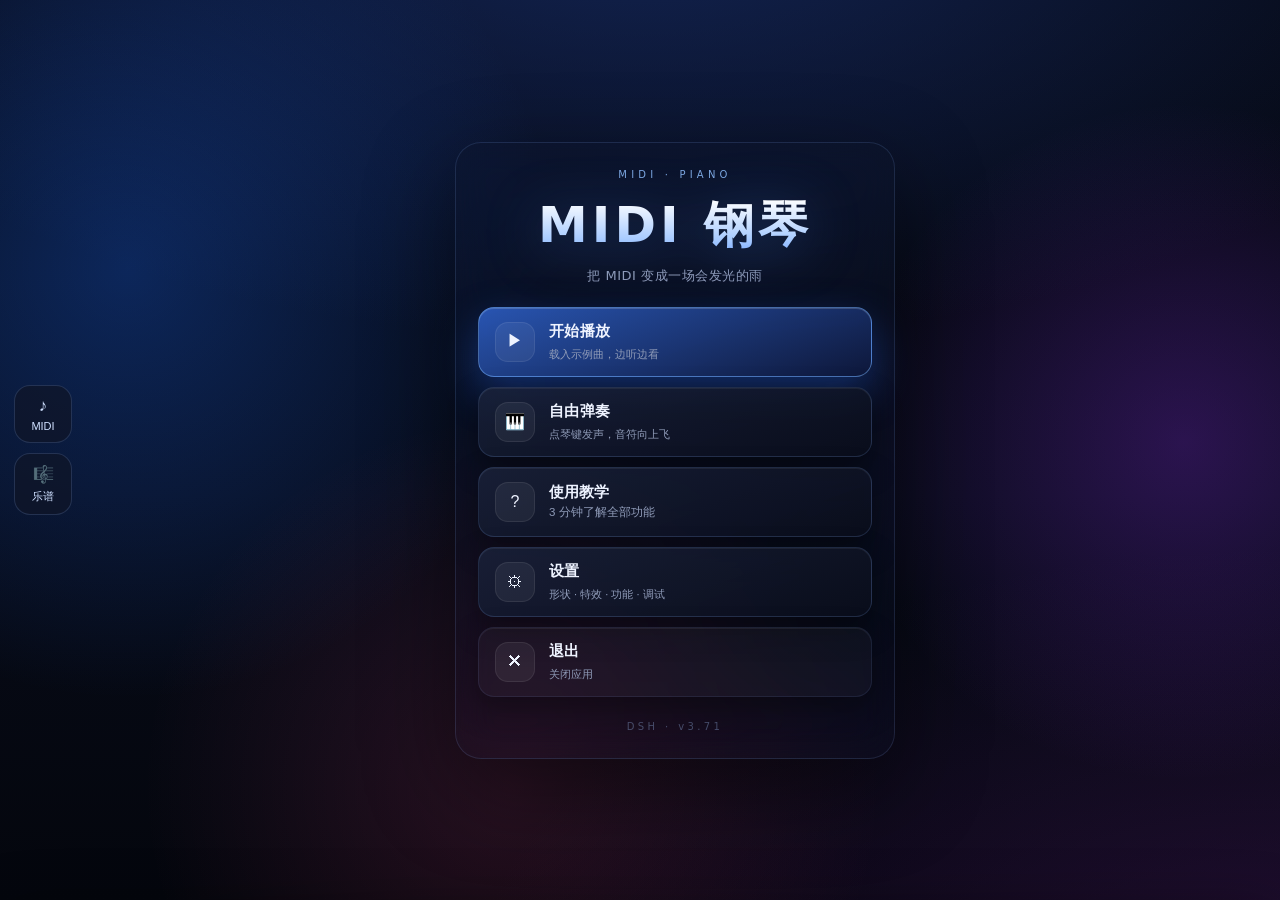
<file: app/assets/index.html>
<!DOCTYPE html>
<html lang="zh-CN">
<head>
<meta charset="utf-8">
<meta name="viewport" content="width=device-width, initial-scale=1, viewport-fit=cover, user-scalable=no">
<meta name="theme-color" content="#05070f">
<title>MIDI 钢琴</title>
<link rel="stylesheet" href="style.css?v=31">
</head>
<body>
<canvas id="stage"></canvas>
  <div id="debugBox" class="debug-box hidden"></div>

<header id="topbar">
  <div class="brand"><span class="dot"></span>MIDI 钢琴</div>
  <div class="actions">
    <button id="topCollapse" class="chip icon" aria-label="收起工具栏">›</button>
    <button id="btnMidi" class="chip">♪ 导入 MIDI</button>
    <button id="btnBg" class="chip">🖼 背景</button>
          <button id="btnScore" class="chip" aria-label="导入乐谱">🎼 乐谱</button>
  </div>
</header>
<button id="topOpen" class="chip icon top-open hidden" aria-label="展开工具栏">‹</button>
<button id="btnLook" class="chip icon look-fab" aria-label="外观设置">⚙</button>

<div id="home" class="home">
  <div class="home-aurora a1"></div>
  <div class="home-aurora a2"></div>
  <div class="home-aurora a3"></div>
  <div class="home-notes" aria-hidden="true">
    <span>♪</span><span>♫</span><span>♩</span><span>♬</span><span>♪</span><span>♫</span>
  </div>
  <div class="home-side">
    <button id="homeLibMidi" class="side-btn" aria-label="MIDI 文件库"><b>♪</b><span>MIDI</span></button>
    <button id="homeLibXml" class="side-btn" aria-label="乐谱文件库"><b>🎼</b><span>乐谱</span></button>
  </div>
  <div class="home-inner">
    <div class="home-kicker">MIDI · PIANO</div>
    <h1 class="home-title">MIDI 钢琴</h1>
    <p class="home-sub">把 MIDI 变成一场会发光的雨</p>
    <div class="home-actions">
      <button id="homePlay" class="home-btn primary">
        <span class="hb-ico">▶</span>
        <span class="hb-txt"><b>开始播放</b><em>载入示例曲，边听边看</em></span>
      </button>
      <button id="homeFree" class="home-btn">
        <span class="hb-ico">🎹</span>
        <span class="hb-txt"><b>自由弹奏</b><em>点琴键发声，音符向上飞</em></span>
      </button>
      <button id="homeTutorial" class="home-btn">
      <span class="hb-ico">?</span>
      <span class="hb-txt"><strong>使用教学</strong><small>3 分钟了解全部功能</small></span>
    </button>
    <button id="homeSettings" class="home-btn">
        <span class="hb-ico">⚙</span>
        <span class="hb-txt"><b>设置</b><em>形状 · 特效 · 功能 · 调试</em></span>
      </button>
      <button id="homeExit" class="home-btn ghost">
        <span class="hb-ico">✕</span>
        <span class="hb-txt"><b>退出</b><em>关闭应用</em></span>
      </button>
    </div>
    <div class="home-foot">DSH · v3.71</div>
  </div>
</div>

<div id="lib" class="lib hidden">
  <div class="lib-card">
    <div class="lib-head"><h2>文件库</h2><button id="libClose" aria-label="关闭文件库">✕</button></div>
    <p class="lib-sub">加载过的 MIDI / MusicXML 会保存在这里，下次点一下就能重新加载。</p>
    <div id="libList" class="lib-list"></div>
    <div class="lib-actions">
      <button id="libImportMidi" class="opt">导入 MIDI</button>
      <button id="libImportXml" class="opt">导入 MusicXML</button>
    </div>
  </div>
</div>
<div id="tutorial" class="tut hidden">
  <div class="tut-card">
    <div class="tut-head"><span id="tutStep">1 / 7</span><button id="tutClose" aria-label="关闭教学">✕</button></div>
    <h2 id="tutTitle">欢迎</h2>
    <div id="tutBody" class="tut-body"></div>
    <div id="tutActions" class="tut-actions"></div>
    <div class="tut-nav">
      <button id="tutPrev" class="opt">上一步</button>
      <button id="tutNext" class="opt active">下一步</button>
    </div>
  </div>
</div>
<div id="freeHint" class="free-hint hidden"><span id="freeHintText">自由弹奏中 · 点击琴键发声</span><button id="freeHintClose" class="fh-x" aria-label="关闭提示">✕</button></div>

<div id="hud">
  <div id="songTitle">还没有加载 MIDI</div>
  <div id="songMeta">点右上角「导入 MIDI」开始</div>
  <div id="songTags">
    <span id="songKey" class="tag dim">调式未知</span>
    <span id="pedal" class="tag pedal dim" title="此 MIDI 没有踏板事件">Ped.</span>
  </div>
</div>

<div id="toast"></div>
  <div id="recBlack"></div>
  <div id="recTitleWrap"><div class="rt-line"></div><div id="recTitle"></div><div class="rt-line"></div></div>
  <div id="bpmBubble" class="bpm-bubble hidden"></div>

<div id="sheetBack" class="sheet-back hidden"></div>
<section id="sheet" class="sheet hidden" aria-label="设置">
  <div class="handle"></div>
  <div class="sheet-head">
    <h2>设置</h2>
    <button id="sheetClose" class="sheet-close" aria-label="关闭">✕</button>
  </div>

  <div class="sheet-tabs" id="sheetTabs" role="tablist">
    <button class="tab" data-tab="shape" role="tab">音符形状</button>
    <button class="tab" data-tab="fx" role="tab">特效类</button>
    <button class="tab" data-tab="func" role="tab">功能类</button>
    <button class="tab" data-tab="debug" role="tab">调试类</button>
    <button class="tab" data-tab="exp" role="tab">实验</button>
  </div>

  <div class="sheet-pane" data-pane="shape">
    <div class="opt-row" id="shapeOpts">
      <button class="opt" data-shape="capsule">胶囊</button>
      <button class="opt" data-shape="rounded">圆角</button>
      <button class="opt" data-shape="diamond">菱形</button>
      <button class="opt" data-shape="orb">圆珠</button>
      <button class="opt" data-shape="beam">流光</button>
    </div>
  </div>

  <div class="sheet-pane" data-pane="fx">
    <div class="sheet-label">命中特效</div>
    <div class="opt-row" id="fxOpts">
      <button class="opt" data-fx="splash">水花</button>
      <button class="opt" data-fx="spark">火花</button>
      <button class="opt" data-fx="flame">火焰</button>
      <button class="opt" data-fx="sakura">樱花</button>
      <button class="opt" data-fx="maple">枫叶</button>
      <button class="opt" data-fx="cyber">赛博</button>
      <button class="opt" data-fx="stardust">星尘</button>
      <button class="opt" data-fx="none">关闭</button>
    </div>
    <div class="sheet-label">下落配色</div>
    <div class="opt-row" id="gradOpts">
      <button class="opt" data-grad="random">随机</button>
      <button class="opt" data-grad="hands">左右手</button>
      <button class="opt" data-grad="lime">青柠</button><button class="opt" data-grad="ice">冰蓝</button><button class="opt" data-grad="sunset">晚霞</button><button class="opt" data-grad="pear">青梨</button><button class="opt" data-grad="azure">碧青</button>
    </div>
    <div class="sheet-label">音符泛光 <span class="sub">让下落音符自带辉光</span></div>
    <div class="sheet-label">发光线条颜色</div>
    <div class="opt-row scroll" id="lineOpts"><button class="opt" data-line="none">关</button><button class="opt" data-line="white">白</button><button class="opt" data-line="gold">金</button><button class="opt" data-line="blue">蓝</button><button class="opt" data-line="teal">青</button><button class="opt" data-line="purple">紫</button><button class="opt" data-line="pink">粉</button><button class="opt" data-line="red">红</button><button class="opt" data-line="green">绿</button><button class="opt" data-line="orange">橙</button></div>
    <div class="sheet-label">发光线条强度</div>
    <div class="opt-row" id="lineLevelOpts"><button class="opt" data-linelevel="0">弱</button><button class="opt" data-linelevel="1">中</button><button class="opt" data-linelevel="2">强</button><button class="opt" data-linelevel="3">极强</button></div>
    <div class="sheet-label">雾气颜色</div>
    <div class="opt-row scroll" id="mistOpts"><button class="opt" data-mist="none">关</button><button class="opt" data-mist="white">白</button><button class="opt" data-mist="gold">金</button><button class="opt" data-mist="blue">蓝</button><button class="opt" data-mist="teal">青</button><button class="opt" data-mist="purple">紫</button><button class="opt" data-mist="pink">粉</button><button class="opt" data-mist="red">红</button><button class="opt" data-mist="green">绿</button><button class="opt" data-mist="orange">橙</button></div>
    <div class="sheet-label">命中烟雾 <span class="sub">音符命中后向上冒雾，长音符持续</span></div>
    <div class="opt-row" id="mistOnOpts"><button class="opt" data-miston="on">开</button><button class="opt" data-miston="off">关</button></div>
    <div class="sheet-label">烟雾强度</div>
    <div class="opt-row" id="mistLevelOpts"><button class="opt" data-mistlevel="0">弱</button><button class="opt" data-mistlevel="1">中</button><button class="opt" data-mistlevel="2">强</button><button class="opt" data-mistlevel="3">极强</button></div>
    <div class="sheet-label">烟雾存留 <span id="mistLifeVal" class="sub">1.2s</span></div>
    <input id="mistLife" class="amb-range" type="range" min="0.5" max="2" step="0.1" value="1.2" aria-label="烟雾粒子存在时间">
    <div class="sheet-label">左轨泛光颜色</div>
    <div class="opt-row scroll" id="glowLOpts"><button class="opt" data-glowl="none">关</button><button class="opt" data-glowl="white">白</button><button class="opt" data-glowl="gold">金</button><button class="opt" data-glowl="blue">蓝</button><button class="opt" data-glowl="teal">青</button><button class="opt" data-glowl="purple">紫</button><button class="opt" data-glowl="pink">粉</button><button class="opt" data-glowl="red">红</button><button class="opt" data-glowl="green">绿</button><button class="opt" data-glowl="orange">橙</button></div>
    <div class="sheet-label">右轨泛光颜色</div>
    <div class="opt-row scroll" id="glowROpts"><button class="opt" data-glowr="none">关</button><button class="opt" data-glowr="white">白</button><button class="opt" data-glowr="gold">金</button><button class="opt" data-glowr="blue">蓝</button><button class="opt" data-glowr="teal">青</button><button class="opt" data-glowr="purple">紫</button><button class="opt" data-glowr="pink">粉</button><button class="opt" data-glowr="red">红</button><button class="opt" data-glowr="green">绿</button><button class="opt" data-glowr="orange">橙</button></div>
    <div class="sheet-label">泛光强度 <span class="sub" id="glowLevelVal">Medium</span></div>
    <input id="glowLevel" class="amb-range" type="range" min="0" max="3" step="1" value="1" aria-label="泛光强度">
    <div class="sheet-label">下落音符粒子</div>
    <div class="opt-row" id="npOnOpts"><button class="opt" data-np="on">开</button><button class="opt" data-np="off">关</button></div>
    <div class="sheet-label">粒子产生区域</div>
    <div class="opt-row" id="npRegionOpts"><button class="opt" data-npr="tail">下沿</button><button class="opt" data-npr="whole">整条</button><button class="opt" data-npr="head">顶部</button></div>
    <div class="sheet-label">左轨粒子颜色</div>
    <div class="opt-row scroll" id="npLOpts"><button class="opt" data-npc="white" data-side="l">白</button><button class="opt" data-npc="gold" data-side="l">金</button><button class="opt" data-npc="blue" data-side="l">蓝</button><button class="opt" data-npc="teal" data-side="l">青</button><button class="opt" data-npc="purple" data-side="l">紫</button><button class="opt" data-npc="pink" data-side="l">粉</button><button class="opt" data-npc="red" data-side="l">红</button><button class="opt" data-npc="green" data-side="l">绿</button><button class="opt" data-npc="orange" data-side="l">橙</button><button class="opt" data-npc="lime" data-side="l">青柠</button><button class="opt" data-npc="pear" data-side="l">青梨</button><button class="opt" data-npc="azure" data-side="l">碧青</button></div>
    <div class="sheet-label">右轨粒子颜色</div>
    <div class="opt-row scroll" id="npROpts"><button class="opt" data-npc="white" data-side="r">白</button><button class="opt" data-npc="gold" data-side="r">金</button><button class="opt" data-npc="blue" data-side="r">蓝</button><button class="opt" data-npc="teal" data-side="r">青</button><button class="opt" data-npc="purple" data-side="r">紫</button><button class="opt" data-npc="pink" data-side="r">粉</button><button class="opt" data-npc="red" data-side="r">红</button><button class="opt" data-npc="green" data-side="r">绿</button><button class="opt" data-npc="orange" data-side="r">橙</button><button class="opt" data-npc="lime" data-side="r">青柠</button><button class="opt" data-npc="pear" data-side="r">青梨</button><button class="opt" data-npc="azure" data-side="r">碧青</button></div>
    <div class="sheet-label">粒子数量 <span class="sub" id="npCountVal">正常</span></div>
    <input id="npCount" class="amb-range" type="range" min="0" max="3" step="1" value="1" aria-label="下落音符粒子数量">
    <div class="sheet-label">左手轨道颜色</div>
    <div class="opt-row swatch-row" id="lcOpts">
      <button class="opt swatch" data-lcolor="red"><i style="--c1:#ffe9ee;--c2:#ff3d5a"></i>红</button>
      <button class="opt swatch" data-lcolor="orange"><i style="--c1:#fff0e0;--c2:#ff8a2b"></i>橙</button>
      <button class="opt swatch" data-lcolor="gold"><i style="--c1:#fff7dc;--c2:#ffc83d"></i>金</button>
      <button class="opt swatch" data-lcolor="green"><i style="--c1:#eaffea;--c2:#3ddc84"></i>绿</button>
      <button class="opt swatch" data-lcolor="teal"><i style="--c1:#e2fffa;--c2:#1fd6b4"></i>青</button>
      <button class="opt swatch" data-lcolor="blue"><i style="--c1:#e6f4ff;--c2:#2f9bff"></i>蓝</button>
      <button class="opt swatch" data-lcolor="purple"><i style="--c1:#f4e8ff;--c2:#a45bff"></i>紫</button>
      <button class="opt swatch" data-lcolor="pink"><i style="--c1:#ffeafa;--c2:#ff5fb0"></i>粉</button>
      <button class="opt swatch" data-lcolor="white"><i style="--c1:#ffffff;--c2:#c9d4ea"></i>白</button>
    <button class="opt swatch" data-lcolor="lime"><i style="--c1:#f0ffe0;--c2:#7ee787"></i>青柠</button><button class="opt swatch" data-lcolor="ice"><i style="--c1:#eafaff;--c2:#7fd8ff"></i>冰蓝</button><button class="opt swatch" data-lcolor="sunset"><i style="--c1:#fff0e6;--c2:#ff8a5c"></i>晚霞</button><button class="opt swatch" data-lcolor="pear"><i style="--c1:#f2f8d8;--c2:#9BB344"></i>青梨</button><button class="opt swatch" data-lcolor="azure"><i style="--c1:#e2f8fb;--c2:#41B5C2"></i>碧青</button></div>
    <div class="sheet-label">右手轨道颜色</div>
    <div class="opt-row swatch-row" id="rcOpts">
      <button class="opt swatch" data-rcolor="red"><i style="--c1:#ffe9ee;--c2:#ff3d5a"></i>红</button>
      <button class="opt swatch" data-rcolor="orange"><i style="--c1:#fff0e0;--c2:#ff8a2b"></i>橙</button>
      <button class="opt swatch" data-rcolor="gold"><i style="--c1:#fff7dc;--c2:#ffc83d"></i>金</button>
      <button class="opt swatch" data-rcolor="green"><i style="--c1:#eaffea;--c2:#3ddc84"></i>绿</button>
      <button class="opt swatch" data-rcolor="teal"><i style="--c1:#e2fffa;--c2:#1fd6b4"></i>青</button>
      <button class="opt swatch" data-rcolor="blue"><i style="--c1:#e6f4ff;--c2:#2f9bff"></i>蓝</button>
      <button class="opt swatch" data-rcolor="purple"><i style="--c1:#f4e8ff;--c2:#a45bff"></i>紫</button>
      <button class="opt swatch" data-rcolor="pink"><i style="--c1:#ffeafa;--c2:#ff5fb0"></i>粉</button>
      <button class="opt swatch" data-rcolor="white"><i style="--c1:#ffffff;--c2:#c9d4ea"></i>白</button>
    <button class="opt swatch" data-rcolor="lime"><i style="--c1:#f0ffe0;--c2:#7ee787"></i>青柠</button><button class="opt swatch" data-rcolor="ice"><i style="--c1:#eafaff;--c2:#7fd8ff"></i>冰蓝</button><button class="opt swatch" data-rcolor="sunset"><i style="--c1:#fff0e6;--c2:#ff8a5c"></i>晚霞</button><button class="opt swatch" data-rcolor="pear"><i style="--c1:#f2f8d8;--c2:#9BB344"></i>青梨</button><button class="opt swatch" data-rcolor="azure"><i style="--c1:#e2f8fb;--c2:#41B5C2"></i>碧青</button></div>
    <div class="sheet-label">背景氛围</div>
    <div class="opt-row scroll" id="ambOpts">
      <button class="opt" data-amb="none">关</button>
      <button class="opt" data-amb="spark">火花</button>
      <button class="opt" data-amb="calm">幽静</button>
      <button class="opt" data-amb="snow">雪天</button>
      <button class="opt" data-amb="rain">雨天</button>
      <button class="opt" data-amb="sakura">樱花</button>
      <button class="opt" data-amb="maple">枫叶</button>
      <button class="opt" data-amb="cyber">赛博</button>
      <button class="opt" data-amb="wind">狂风</button>
    </div>
    <div class="sheet-label">氛围数量 <span id="ambDensityVal" class="sub">正常</span></div>
    <input id="ambDensity" class="amb-range" type="range" min="0" max="3" step="1" value="1" aria-label="背景氛围粒子数量">
  </div>

  <div class="sheet-pane" data-pane="func">
    <div class="sheet-label">延音踏板</div>
    <div class="opt-row" id="pedalOpts">
      <button class="opt" data-pedal="on">开</button>
      <button class="opt" data-pedal="off">关</button>
    </div>
    <div class="sheet-label">Ped. 强度 <span id="pedalMixVal" class="sub">60%</span></div>
    <input id="pedalMix" class="amb-range" type="range" min="0" max="100" step="5" value="60" aria-label="Ped. 强度">
    <div class="sheet-label">强弱音符识别 <span class="sub">重音 / fff / ppp</span></div>
    <div class="opt-row" id="dynOpts">
      <button class="opt" data-dyn="on">开</button>
      <button class="opt" data-dyn="off">关</button>
    </div>
    <div class="sheet-label">自由弹奏移动屏幕 <span class="sub">双指缩放 / 拖动平移</span></div>
    <div class="opt-row" id="mvOpts">
      <button class="opt" data-move="on">开</button>
      <button class="opt" data-move="off">关</button>
    </div>
    <div class="sheet-label">自由弹奏画面缩放</div>
    <div class="opt-row" id="zoomOpts">
      <button class="opt" id="zoomReset">重置为 100%</button>
    </div>
    
    
    <div class="sheet-label">播放器侧栏</div>
    <div class="opt-row" id="sidebarOpts">
      <button class="opt" data-sidebar="on">显示</button>
      <button class="opt" data-sidebar="off">隐藏</button>
    </div>
    <div class="sheet-sep"></div>
        <div class="sheet-label">乐谱</div>
        <div class="opt-row">
          <button class="opt" data-score="on">显示</button>
          <button class="opt" data-score="off">隐藏</button>
        </div>
        <div class="sheet-label">乐谱泛光</div>
        <div class="opt-row">
          <button class="opt" data-sglow="on">开</button>
          <button class="opt" data-sglow="off">关</button>
        </div>
        <div class="sheet-label">乐谱颜色</div>
        <div class="opt-row scroll" id="scoreColorOpts">
          <button class="opt" data-scolor="white"><i style="--c1:#fff;--c2:#cfe3ff"></i>白</button>
          <button class="opt" data-scolor="gold"><i style="--c1:#ffe9a8;--c2:#ffb02e"></i>金</button>
          <button class="opt" data-scolor="blue"><i style="--c1:#bfe4ff;--c2:#3f8cff"></i>蓝</button>
          <button class="opt" data-scolor="teal"><i style="--c1:#bffcf4;--c2:#19d3c5"></i>青</button>
          <button class="opt" data-scolor="purple"><i style="--c1:#e2ccff;--c2:#8b5cf6"></i>紫</button>
          <button class="opt" data-scolor="pink"><i style="--c1:#ffd9ea;--c2:#ff5fa2"></i>粉</button>
          <button class="opt" data-scolor="red"><i style="--c1:#ffc9c9;--c2:#ff5a6a"></i>红</button>
          <button class="opt" data-scolor="green"><i style="--c1:#c9f8d8;--c2:#22c55e"></i>绿</button>
          <button class="opt" data-scolor="orange"><i style="--c1:#ffe0bd;--c2:#ff8a1f"></i>橙</button>
          <button class="opt" data-scolor="rose"><i style="--c1:#ffe3f2;--c2:#ff8fb8"></i>玫</button>
        </div>
        <div class="sheet-label">乐谱位置 <span class="sub" id="scorePosVal">12</span></div>
        <input id="scorePos" class="amb-range" type="range" min="-40" max="80" step="2" value="12" aria-label="乐谱位置">
        <div class="sheet-label">乐谱大小 <span class="sub" id="scoreSizeVal">100%</span></div>
        <div class="opt-row">
          <button class="opt" data-ssize="-">－ 缩小</button>
          <button class="opt" data-ssize="+">＋ 放大</button>
        </div>
        <div class="sheet-label">乐谱泛光强度</div>
        <input id="scoreGlowLevel" class="amb-range" type="range" min="0" max="3" step="1" value="1" aria-label="乐谱泛光强度">
        <div class="sheet-label">乐谱背景透明度 <span id="scoreBgVal" class="sub">72%</span></div>
        <input id="scoreBg" class="amb-range" type="range" min="0" max="100" step="1" value="72" aria-label="乐谱背景透明度">
        <div class="sheet-label">背景图片模糊度 <span id="bgBlurVal" class="sub">0%</span></div>
        <input id="bgBlur" class="amb-range" type="range" min="0" max="20" step="1" value="0" aria-label="背景图片模糊度">
        <div class="sheet-label">界面透明度</div>
      <div class="opt-row"><input id="guiAlpha" type="range" min="35" max="100" step="1" value="72" style="grid-column:1/-1"></div>
      <div class="sheet-label">界面颜色</div>
      <div class="opt-row" id="guiColorOpts"><button class="opt" data-guicolor="navy">深蓝</button><button class="opt" data-guicolor="black">墨黑</button><button class="opt" data-guicolor="purple">紫夜</button><button class="opt" data-guicolor="teal">青墨</button><button class="opt" data-guicolor="pink">夜樱</button><button class="opt" data-guicolor="gold">暖金</button></div>
      <div class="sheet-label">录像</div>
      <div class="sub" style="margin:-2px 0 8px;color:#8fa2c4;font-size:11.5px">录制模式：黑屏渐显 + 标题动画，不生成视频文件</div>
      <div class="opt-row" id="recOnOpts"><button class="opt" data-rec="on">录制开关开</button><button class="opt" data-rec="off">关</button></div>
      <div class="sheet-label">渐显时长（黑屏淡出） <span id="recFadeVal" class="sub">1.0s</span></div>
      <input id="recFade" class="amb-range" type="range" min="3" max="40" step="1" value="10">
      <div class="sheet-label">标题显示</div>
      <div class="opt-row" id="recTitleOpts"><button class="opt" data-rectitle="on">开</button><button class="opt" data-rectitle="off">关</button></div>
      <div class="sheet-label">标题特效</div>
      <div class="opt-row" id="recFxOpts"><button class="opt" data-recfx="none">默认</button><button class="opt" data-recfx="swords">双剑合璧</button><button class="opt" data-recfx="flame">火焰燃烧</button><button class="opt" data-recfx="prism">棱镜水晶</button><button class="opt" data-recfx="neon">霓虹电流</button><button class="opt" data-recfx="ink">水墨扩散</button></div>
      <div class="sheet-label">标题动画样式</div>
      <div class="opt-row" id="recStyleOpts"><button class="opt" data-recstyle="classic">经典</button><button class="opt" data-recstyle="fade">淡入</button><button class="opt" data-recstyle="scale">放大</button></div>
      <div class="sheet-label">运行日志</div>
      <div class="opt-row"><button class="opt" id="logExport" style="grid-column:1/-1">导出运行日志 txt</button></div>
      <div class="sheet-label">开始界面</div>
    <div class="opt-row" id="homeOpts">
      <button class="opt" data-home="on">返回开始界面</button>
    </div>
  </div>

  <div class="sheet-pane" data-pane="exp">
    <div class="sheet-label">外部谱面（实验性）<span class="sub">导入 MuseScore 导出的谱面图片，按行高亮</span></div>
    <div class="opt-row" id="extOnOpts">
      <button class="opt" data-ext="on">开</button>
      <button class="opt" data-ext="off">关</button>
    </div>
    <div class="sheet-label">谱面图片</div>
    <div class="opt-row"><button class="opt" id="extImport" style="grid-column:1/-1">导入图片（可多选）</button></div>
    <div class="opt-row"><button class="opt" id="extClear" style="grid-column:1/-1">清除图片</button></div>
    <div class="sheet-label">每页行数 <span id="extLinesVal" class="sub">4</span></div>
    <input id="extLines" class="amb-range" type="range" min="1" max="8" step="1" value="4">
    <div class="sheet-label">谱面透明度 <span id="extAlphaVal" class="sub">85%</span></div>
    <input id="extAlpha" class="amb-range" type="range" min="10" max="100" step="1" value="85">
    <div class="sheet-label">每行小节数 <span id="extMplVal" class="sub">自动</span></div>
    <input id="extMpl" class="amb-range" type="range" min="0" max="12" step="1" value="0">
    <div class="sheet-label">水平偏移 <span id="extXVal" class="sub">0</span></div>
    <input id="extX" class="amb-range" type="range" min="-200" max="200" step="2" value="0">
    <div class="sheet-label">垂直微调 <span id="extYVal" class="sub">0</span></div>
    <input id="extY" class="amb-range" type="range" min="-120" max="120" step="2" value="0">
    <div class="sheet-label">标定</div>
    <div class="opt-row"><button class="opt" id="extApply" style="grid-column:1/-1">按当前播放位置对齐</button></div>
    <div class="sheet-label">说明</div>
    <div style="font-size:12px;color:#8fa2c4;line-height:1.6">按播放进度在总行数中取当前行；每页行数用于换算页内位置。图片不持久化，重启需重新导入。</div>
  </div>

  <div class="sheet-pane" data-pane="debug">
    <div class="sheet-label">小节线</div>
    <div class="opt-row" id="barOpts">
      <button class="opt" data-bar="on">开</button>
      <button class="opt" data-bar="off">关</button>
    </div>
    <div class="sheet-label">性能模式（自动降画质）</div>
    <div class="opt-row" id="perfOpts">
      <button class="opt" data-perf="on">开</button>
      <button class="opt" data-perf="off">关</button>
    </div>
    <div class="sheet-label">全屏（刘海屏适配）</div>
    <div class="opt-row" id="fullOpts">
      <button class="opt" data-full="on">开</button>
      <button class="opt" data-full="off">关</button>
    </div>
    <div class="sheet-label">显示 FPS</div>
    <div class="opt-row" id="fpsOpts">
      <button class="opt" data-fps="on">开</button>
      <button class="opt" data-fps="off">关</button>
    </div>
    <div class="sheet-label">运行信息 <span class="sub">音符/粒子/缩放</span></div>
    <div class="opt-row" id="statsOpts">
      <button class="opt" data-stats="on">开</button>
      <button class="opt" data-stats="off">关</button>
    </div>
    <div class="sheet-label">重置</div>
    <div class="opt-row" id="resetOpts">
      <button class="opt" id="resetAll">恢复所有默认设置</button>
    </div>
  </div>
</section>

<footer id="controls">
  <div class="row main">
    <button id="btnPlay" class="play" aria-label="播放">▶</button>
    <div class="progress-wrap">
      <input id="seek" type="range" min="0" max="1000" step="1" value="0" aria-label="进度">
      <div class="time-row"><span id="timeNow">0:00</span><span id="timeTotal">0:00</span></div>
    </div>
  </div>
  <div class="row small">
    <label class="slider-label">速度
      <input id="speed" type="range" min="0.5" max="2" step="0.05" value="1">
      <span id="speedVal">1.0×</span>
    </label>
    <label class="slider-label">音量
      <input id="vol" type="range" min="0" max="1" step="0.01" value="0.8">
    </label>
  </div>
</footer>
<button id="sideTab" class="side-tab" aria-label="显示播放器">▤</button>

<input id="midiFile" type="file" accept=".mid,.midi,audio/midi,audio/x-midi" hidden>
<input id="bgFile" type="file" accept="image/*" hidden>
<input id="extFile" type="file" accept="*/*" multiple hidden>
        <input id="scoreFile" type="file" accept=".xml,.musicxml,.mxl,application/xml" hidden>

<script src="demo.js?v=22"></script>
<script src="midi.js?v=22"></script>
<script src="vendor/pdf.min.js"></script>
  <script src="piano.js?v=22"></script>
<script src="musicxml.js?v=41"></script>
  <script src="demo-mxl.js?v=27"></script>
  <script src="app.js?v=57"></script>
</body>
</html>
</file>
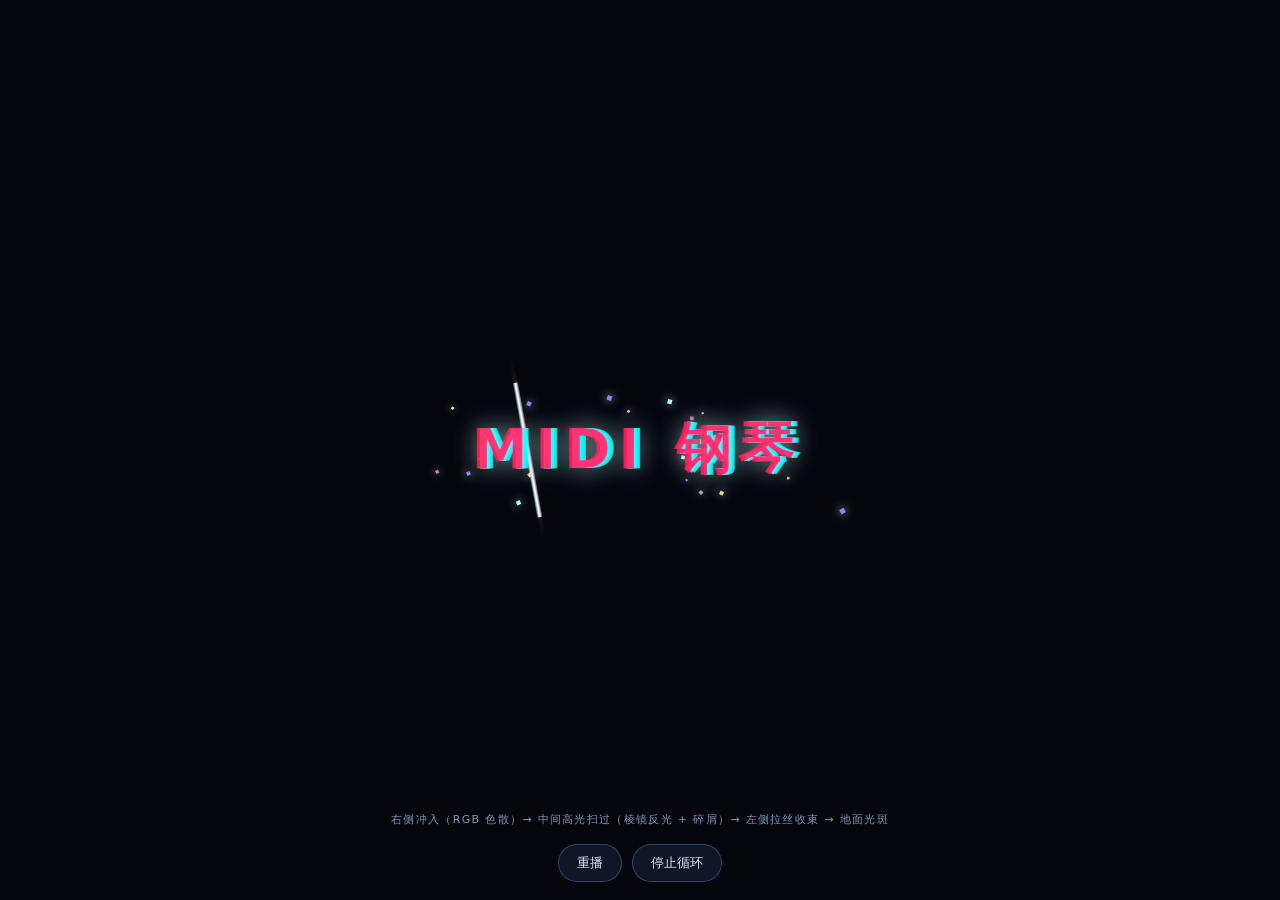
<file: preview/prism.html>
<!doctype html>
<html lang="zh"><head><meta charset="utf-8"><meta name="viewport" content="width=device-width,initial-scale=1">
<title>棱镜水晶 · 分镜预览</title>
<style>
html,body{margin:0;height:100%;background:#04060c;overflow:hidden;font-family:system-ui,-apple-system,"Segoe UI",sans-serif}
#fx{position:fixed;inset:0;width:100vw;height:100vh;z-index:2;pointer-events:none}
.wrap{position:fixed;left:50%;top:50%;transform:translate(-50%,-50%);white-space:nowrap;z-index:3;will-change:transform,filter}
.tt,.ghost{font-size:56px;font-weight:800;letter-spacing:.14em;color:#fff}
.tt{position:relative;--rgb:0px;text-shadow:calc(var(--rgb) * -1) 0 rgba(255,40,80,.9), calc(var(--rgb) * 1) 0 rgba(60,220,255,.9), 0 0 30px rgba(140,230,255,.55)}
.ghost{position:absolute;left:0;top:0;opacity:0;filter:blur(2px)}
.g1{color:#8fe8ff}.g2{color:#ff8fd0}
.bar{position:fixed;left:50%;bottom:18px;transform:translateX(-50%);display:flex;gap:10px;z-index:9}
.bar button{background:rgba(18,26,44,.85);color:#dce8ff;border:1px solid rgba(120,180,255,.3);border-radius:999px;padding:9px 18px;font-size:13px}
.hint{position:fixed;left:50%;bottom:70px;transform:translateX(-50%);font-size:11px;color:#7f95b8;letter-spacing:.12em;text-align:center;line-height:1.7;z-index:9}
</style></head><body>
<canvas id="fx"></canvas>
<div class="wrap" id="wrap">
  <div class="ghost g1" id="g1">MIDI 钢琴</div>
  <div class="ghost g2" id="g2">MIDI 钢琴</div>
  <div class="tt" id="tt">MIDI 钢琴</div>
</div>
<div class="hint">右侧冲入（RGB 色散）→ 中间高光扫过（棱镜反光 + 碎屑）→ 左侧拉丝收束 → 地面光斑</div>
<div class="bar"><button id="replay">重播</button><button id="auto">停止循环</button></div>
<script>
(function(){
  var cv=document.getElementById('fx'),c=cv.getContext('2d'),W,H,dpr;
  var wrap=document.getElementById('wrap'),tt=document.getElementById('tt'),g1=document.getElementById('g1'),g2=document.getElementById('g2');
  var t0=0,raf=0,running=false,auto=true,frozen=0,shards=[],spots=[],bandX=-1;
  function resize(){dpr=Math.min(2,devicePixelRatio||1);W=innerWidth;H=innerHeight;cv.width=W*dpr;cv.height=H*dpr;c.setTransform(dpr,0,0,dpr,0,0);}
  addEventListener('resize',resize);resize();
  function rnd(a,b){return a+Math.random()*(b-a);}
  function easeOut(t){return 1-Math.pow(1-t,3);}
  function start(){cancelAnimationFrame(raf);shards=[];spots=[];bandX=-1;frozen=parseFloat((location.hash.match(/t=([0-9.]+)/)||[])[1]||'0');wrap.style.opacity='1';wrap.style.filter='none';tt.style.setProperty('--rgb','0px');tt.style.background='none';tt.style.webkitBackgroundClip='border-box';t0=performance.now();running=true;if(frozen){frame(t0+parseFloat(frozen)*1000);}else raf=requestAnimationFrame(frame);}
  function frame(now){
    if(!running)return;var t=(now-t0)/1000;c.clearRect(0,0,W,H);
    var r=tt.getBoundingClientRect(), cx=r.left+r.width/2, cy=r.top+r.height/2;
    // 0-0.9s rush in from right with ghosts + RGB
    if(t<0.9){var p=easeOut(Math.min(1,t/0.85)),dx=(1-p)*Math.min(W*0.7,720);wrap.style.transform='translate(-50%,-50%) translateX('+dx+'px) skewX('+((1-p)*-10)+'deg)';wrap.style.filter='blur('+((1-p)*1.6)+'px)';tt.style.setProperty('--rgb',((1-p)*7)+'px');g1.style.opacity=(1-p)*.5;g2.style.opacity=(1-p)*.3;g1.style.transform='translateX('+((1-p)*40)+'px)';g2.style.transform='translateX('+((1-p)*80)+'px)';}
    else if(t<2.6){wrap.style.transform='translate(-50%,-50%)';wrap.style.filter='none';tt.style.setProperty('--rgb','3px');g1.style.opacity=0;g2.style.opacity=0;}
    else if(t<3.5){var q=Math.min(1,(t-2.6)/0.55);var lx=-q*Math.min(W*0.75,820);wrap.style.transform='translate(-50%,-50%) translateX('+lx+'px) scaleX('+(1+q*0.12)+') skewX('+(-q*9)+'deg)';tt.style.setProperty('--rgb',(3+q*7)+'px');}
    else if(t<3.62){wrap.style.transform='translate(-50%,-50%) translateX(-'+Math.min(W*0.75,820)+'px) scaleX(0.05)';wrap.style.opacity='0';}
    else {wrap.style.opacity='0';}
    // sweep band 1.0-2.4
    if(t>0.95&&t<2.45&&bandX<0){bandX=r.left;}
    if(t>0.95&&t<2.45){var sp=(t-0.95)/1.5;bandX=r.left+sp*r.width;
      c.save();c.translate(bandX,cy);c.rotate(-0.18);c.shadowColor='#ffffff';c.shadowBlur=26;
      var g=c.createLinearGradient(-3,0,3,0);g.addColorStop(0,'rgba(120,220,255,.0)');g.addColorStop(.35,'rgba(200,245,255,.95)');g.addColorStop(.5,'#ffffff');g.addColorStop(.65,'rgba(255,200,240,.95)');g.addColorStop(1,'rgba(255,230,160,0)');
      c.fillStyle=g;c.fillRect(-3,-r.height*.9,6,r.height*1.8);c.restore();
      tt.style.backgroundImage='linear-gradient(100deg,#00e5ff 0%,#ff3d7f 25%,#ffd166 42%,#ffffff 50%,#00e5ff 60%,#ff3d7f 78%,#7af0ff 100%)'; tt.style.filter='brightness(1.18) saturate(1.35)';
      tt.style.backgroundSize='220% 100%';tt.style.backgroundPosition=((1-sp)*100)+'% 0';tt.style.webkitBackgroundClip='text';tt.style.backgroundClip='text';tt.style.color='transparent';
      tt.style.textShadow='calc(var(--rgb) * -1) 0 rgba(255,40,80,.9), calc(var(--rgb) * 1) 0 rgba(60,220,255,.9), 0 0 26px rgba(180,240,255,.7)';
    } else if(t<2.6){tt.style.color='#fff';tt.style.backgroundImage='none';}
    else {tt.style.color='#fff';tt.style.backgroundImage='none';tt.style.textShadow='calc(var(--rgb) * -1) 0 rgba(255,40,80,.9), calc(var(--rgb) * 1) 0 rgba(60,220,255,.9), 0 0 30px rgba(140,230,255,.55)';}
    // crystals
    if(t>1.0&&t<2.55&&shards.length<80){for(var ss=0;ss<2;ss++){shards.push({x:r.left+rnd(-40,r.width+40),y:r.top+rnd(-24,r.height+24),vx:rnd(-20,20),vy:rnd(-26,6),s:rnd(2,5),a:rnd(0,6.28),va:rnd(-2.5,2.5),life:rnd(.7,1.5)});}}
    for(var i=shards.length-1;i>=0;i--){var sh=shards[i];if(sh.life<=0){shards.splice(i,1);continue;}c.save();c.translate(sh.x,sh.y);c.rotate(sh.a);c.globalAlpha=Math.min(1,sh.life);c.fillStyle=['#bff4ff','#ff9ad5','#ffe08a','#9d7bff'][i%4]; c.shadowColor='#bff4ff'; c.shadowBlur=10;c.fillRect(-sh.s/2,-sh.s/2,sh.s,sh.s);c.restore();sh.x+=sh.vx*.016;sh.y+=sh.vy*.016;sh.a+=sh.va*.016;sh.life-=.012;}
    // floor spots after 3.5
    if(t>3.55&&spots.length<40){var bx=r.left+(r.width)*0.05, by=r.bottom+34;for(var k=0;k<3;k++)spots.push({x:bx+rnd(-r.width*.1,r.width*.1),y:by+rnd(-6,10),s:rnd(1,3),ph:rnd(0,6.28),life:rnd(.5,1.4)});}
    for(var j=spots.length-1;j>=0;j--){var sp2=spots[j];if(sp2.life<=0){spots.splice(j,1);continue;}c.save();c.globalAlpha=Math.max(0,sp2.life)*(.45+.55*Math.abs(Math.sin(performance.now()/220+sp2.ph)));c.fillStyle='#dff6ff';c.shadowColor='#9fe8ff';c.shadowBlur=12;c.beginPath();c.arc(sp2.x,sp2.y,sp2.s,0,7);c.fill();c.restore();sp2.life-=.008;}
    if(t<4.6){if(!frozen)raf=requestAnimationFrame(frame);}else{running=false;if(auto&&!frozen)setTimeout(start,700);}
  }
  document.getElementById('replay').onclick=start;
  document.getElementById('auto').onclick=function(){auto=!auto;this.textContent=auto?'停止循环':'自动循环';if(auto&&!running)start();};
  start();
})();
</script></body></html>
</file>
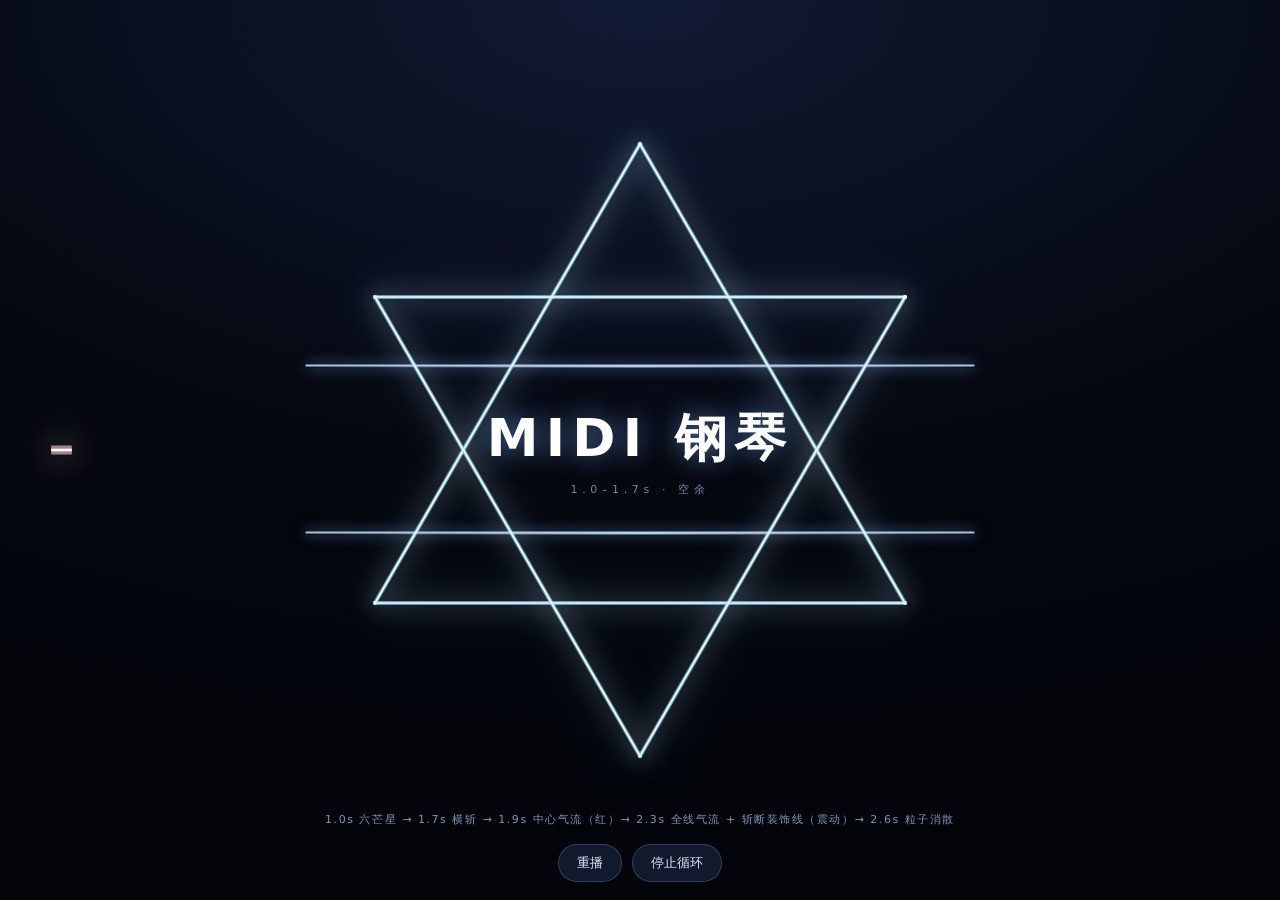
<file: preview/title-fx.html>
<!doctype html>
<html lang="zh"><head><meta charset="utf-8"><meta name="viewport" content="width=device-width,initial-scale=1">
<title>双剑合璧 · 分镜预览 v3.67</title>
<style>
html,body{margin:0;height:100%;background:radial-gradient(120% 90% at 50% 0%,#101a33,#05070f 60%,#02040a);overflow:hidden;font-family:system-ui,-apple-system,"Segoe UI",sans-serif;color:#eaf2ff}
#cv{position:fixed;inset:0;width:100vw;height:100vh}
.title{position:fixed;left:50%;top:50%;transform:translate(-50%,-50%);width:min(760px,86vw);text-align:center;pointer-events:none;z-index:2}
.title .t{font-size:52px;font-weight:800;letter-spacing:.14em;color:#fff;text-shadow:0 0 26px rgba(120,180,255,.55)}
.title .s{margin-top:8px;font-size:11px;letter-spacing:.42em;color:#8fb6e8;opacity:.75}
.line{position:absolute;left:6%;right:6%;height:2px;background:linear-gradient(90deg,transparent,rgba(200,230,255,.85),transparent);box-shadow:0 0 14px rgba(140,190,255,.6)}
.line.top{top:-38px}.line.bot{bottom:-38px}
.bar{position:fixed;left:50%;bottom:18px;transform:translateX(-50%);display:flex;gap:10px;z-index:5}
.bar button{background:rgba(20,30,52,.85);color:#dce8ff;border:1px solid rgba(130,170,255,.28);border-radius:999px;padding:9px 18px;font-size:13px}
.hint{position:fixed;left:50%;bottom:70px;transform:translateX(-50%);font-size:11px;color:#7f95b8;letter-spacing:.14em;text-align:center;line-height:1.7}
</style></head>
<body>
<canvas id="cv"></canvas>
<div class="title" id="tw">
  <div class="line top" id="lineTop"></div>
  <div class="t">MIDI 钢琴</div>
  <div class="s" id="phase">0–1s · 六芒星居合</div>
  <div class="line bot" id="lineBot"></div>
</div>
<div class="hint">1.0s 六芒星 → 1.7s 横斩 → 1.9s 中心气流（红）→ 2.3s 全线气流 + 斩断装饰线（震动）→ 2.6s 粒子消散</div>
<div class="bar"><button id="replay">重播</button><button id="auto">停止循环</button></div>
<script>
(function(){
  var cv=document.getElementById('cv'),c=cv.getContext('2d'),phaseEl=document.getElementById('phase');
  var W,H,dpr,t0=0,raf=0,auto=true,running=false,broken=false,wind=[],debris=[];
  var tw=document.getElementById('tw');
  function resize(){dpr=Math.min(2,devicePixelRatio||1);W=innerWidth;H=innerHeight;cv.width=W*dpr;cv.height=H*dpr;c.setTransform(dpr,0,0,dpr,0,0);}
  addEventListener('resize',resize);resize();
  function rnd(a,b){return a+Math.random()*(b-a);}
  function lineRects(){return [document.getElementById('lineTop'),document.getElementById('lineBot')].map(function(el){var b=el.getBoundingClientRect();return{x:b.left,y:b.top,w:b.width};});}
  function start(){cancelAnimationFrame(raf);t0=performance.now();running=true;broken=false;wind=[];debris=[];raf=requestAnimationFrame(frame);}
  function segHit(x1,y1,x2,y2,x3,y3,x4,y4){var d=(x2-x1)*(y4-y3)-(y2-y1)*(x4-x3);if(Math.abs(d)<1e-6)return null;var ua=((x3-x1)*(y4-y3)-(y3-y1)*(x4-x3))/d,ub=((x3-x1)*(y2-y1)-(y3-y1)*(x2-x1))/d;if(ua<0||ua>1||ub<0||ub>1)return null;return{x:x1+ua*(x2-x1),y:y1+ua*(y2-y1)};}
  function drawSeg(a,b,prog,dim){
    if(prog<=0)return;var ex=a.x+(b.x-a.x)*prog,ey=a.y+(b.y-a.y)*prog;
    c.save();c.globalAlpha=dim*.85;c.shadowColor='#7fdcff';c.shadowBlur=44;c.strokeStyle='rgba(130,220,255,.75)';c.lineWidth=4.2;c.lineCap='round';c.beginPath();c.moveTo(a.x,a.y);c.lineTo(ex,ey);c.stroke();
    c.globalAlpha=dim;c.shadowColor='#fff';c.shadowBlur=24;c.strokeStyle='#fff';c.lineWidth=1.7;c.beginPath();c.moveTo(a.x,a.y);c.lineTo(ex,ey);c.stroke();
    c.fillStyle='#fff';c.shadowColor='#fff';c.shadowBlur=30;c.beginPath();c.arc(ex,ey,2.0,0,7);c.fill();c.restore();
  }
  function frame(now){
    if(!running)return;var t=(now-t0)/1000;c.clearRect(0,0,W,H);
    var cx=W/2,cy=H*.5,R=Math.min(W,H)*.34,pts=[];
    for(var i=0;i<6;i++){var an=-Math.PI/2+i*Math.PI/3;pts.push({x:cx+Math.cos(an)*R,y:cy+Math.sin(an)*R});}
    var order=[[0,2],[2,4],[4,0],[1,3],[3,5],[5,1]];
    var dim=t>2.4?Math.max(0,1-(t-2.4)/0.8):1;
    var shake=(t>=2.1&&t<2.55)?19:0;
    c.save();if(shake)c.translate((Math.random()-.5)*shake,(Math.random()-.5)*shake);
    if(t<2.3){c.save();c.strokeStyle='rgba(200,230,255,.85)';c.shadowColor='rgba(140,190,255,.6)';c.shadowBlur=14;c.lineWidth=2;var L=lineRects();for(var li=0;li<L.length;li++){c.beginPath();c.moveTo(L[li].x,L[li].y);c.lineTo(L[li].x+L[li].w,L[li].y);c.stroke();}c.restore();}
    for(var s=0;s<6;s++){var e=order[s],pr=Math.max(0,Math.min(1,(t-(.03+s*.10))/.10));drawSeg(pts[e[0]],pts[e[1]],pr,dim);}
    var midA={x:W*.04,y:H*.5},midB={x:W*.96,y:H*.5},mp=Math.max(0,Math.min(1,(t-1.5)/.12));
    if(mp>0){c.save();c.globalAlpha=dim*.8;c.shadowColor='#ffd9dc';c.shadowBlur=50;c.strokeStyle='rgba(255,190,200,.8)';c.lineWidth=9;c.beginPath();c.moveTo(midA.x,midA.y);c.lineTo(midA.x+(midB.x-midA.x)*mp,midB.y);c.stroke();c.globalAlpha=dim;c.shadowColor='#fff';c.shadowBlur=30;c.strokeStyle='#fff';c.lineWidth=2.6;c.beginPath();c.moveTo(midA.x,midA.y);c.lineTo(midA.x+(midB.x-midA.x)*mp,midB.y);c.stroke();c.restore();}
    if(t>=1.7&&wind.length===0){for(var w=0;w<40;w++){var d0=Math.random()<.5?-1:1;wind.push({x:W/2+rnd(-W*.3,W*.3),y:H/2+rnd(-8,8),vx:d0*rnd(260,720),vy:rnd(-20,20),life:.6});}for(var r=0;r<8;r++)wind.push({x:W/2+rnd(-W*.12,W*.12),y:H/2+rnd(-3,3),vx:(Math.random()<.5?-1:1)*rnd(700,1300),vy:rnd(-6,6),life:.7,red:true});}
    if(t>=2.1&&!broken){
      broken=true;
      for(var s2=0;s2<6;s2++){var e2=order[s2],A2=pts[e2[0]],B2=pts[e2[1]];for(var w2=0;w2<16;w2++)wind.push({x:A2.x+(B2.x-A2.x)*Math.random(),y:A2.y+(B2.y-A2.y)*Math.random(),vx:rnd(-560,560),vy:rnd(-340,340),life:.8});}
      var L2=lineRects();
      for(var lb=0;lb<L2.length;lb++){
        var cuts=[];
        for(var sb2=0;sb2<6;sb2++){var eb=order[sb2],Ab=pts[eb[0]],Bb=pts[eb[1]],hb=segHit(Ab.x,Ab.y,Bb.x,Bb.y,L2[lb].x,L2[lb].y,L2[lb].x+L2[lb].w,L2[lb].y);if(hb)cuts.push(hb.x);}
        cuts.sort(function(a,b){return a-b;});
        var xs=[L2[lb].x].concat(cuts,[L2[lb].x+L2[lb].w]);
        for(var k=0;k<xs.length-1;k++){if(xs[k+1]-xs[k]<4)continue;debris.push({x:(xs[k]+xs[k+1])/2,y:L2[lb].y,ang:0,len:xs[k+1]-xs[k],vx:rnd(-26,26),vy:rnd(90,220),vr:rnd(-2.2,2.2),life:3.2,max:3.2});for(var sp=0;sp<8;sp++)debris.push({x:(xs[k]+xs[k+1])/2+rnd(-12,12),y:L2[lb].y+rnd(-4,4),ang:0,len:2,vx:rnd(-90,90),vy:rnd(-110,-20),vr:rnd(-3,3),life:rnd(.6,1.2),max:1.2,spark:true});}
      }
    }
    if(t>2.6&&dim>0){for(var sp2=0;sp2<6;sp2++){var eS=order[Math.floor(Math.random()*6)],AS=pts[eS[0]],BS=pts[eS[1]],pS=Math.random();debris.push({x:AS.x+(BS.x-AS.x)*pS,y:AS.y+(BS.y-AS.y)*pS,ang:0,len:2,vx:rnd(-18,18),vy:rnd(-60,-12),vr:rnd(-2,2),life:1.2,max:1.2,spark:true});}}
    for(var wi=wind.length-1;wi>=0;wi--){var p=wind[wi];if(p.life<=0){wind.splice(wi,1);continue;}c.save();c.globalAlpha=Math.max(0,p.life);c.strokeStyle=p.red?'rgba(255,70,90,.95)':'rgba(225,245,255,.85)';c.lineWidth=p.red?3:2;c.beginPath();c.moveTo(p.x,p.y);c.lineTo(p.x-p.vx*.04,p.y-p.vy*.04);c.stroke();c.restore();p.x+=p.vx*.016;p.y+=p.vy*.016;p.life-=.03;}
    for(var di=debris.length-1;di>=0;di--){var d=debris[di];if(d.life<=0){debris.splice(di,1);continue;}
      c.save();c.translate(d.x,d.y);c.rotate(d.ang);c.globalAlpha=d.spark?Math.max(0,d.life/d.max):Math.max(0,Math.min(1,(H+90-d.y)/(H*0.18+90)));c.shadowColor='#bfe6ff';c.shadowBlur=22;
      if(d.spark){c.fillStyle='#dff4ff';c.beginPath();c.arc(0,0,1.8,0,7);c.fill();}else{c.strokeStyle='#f4fbff';c.lineWidth=3;c.beginPath();c.moveTo(-d.len/2,0);c.lineTo(d.len/2,0);c.stroke();}
      c.restore();d.x+=d.vx*.016;d.y+=d.vy*.016;d.vy+=(d.spark?280:1500)*.016;d.ang+=d.vr*.016;d.life-=.016;}
    c.restore();
    phaseEl.textContent=t<1? '0–1s · 六芒星居合' : t<1.7? '1.0–1.7s · 空余' : t<1.9? '1.7s · 中央横斩' : t<2.3? '1.9s · 中心气流（红）' : t<2.6? '2.3s · 全线气流 + 断线震动' : '2.6s+ · 粒子消散';
    if(t<4.2)raf=requestAnimationFrame(frame);else{running=false;phaseEl.textContent='结束';if(auto)setTimeout(start,600);}
  }
  document.getElementById('replay').onclick=start;
  document.getElementById('auto').onclick=function(){auto=!auto;this.textContent=auto?'停止循环':'自动循环';if(auto&&!running)start();};
  start();
})();
</script></body></html>
</file>
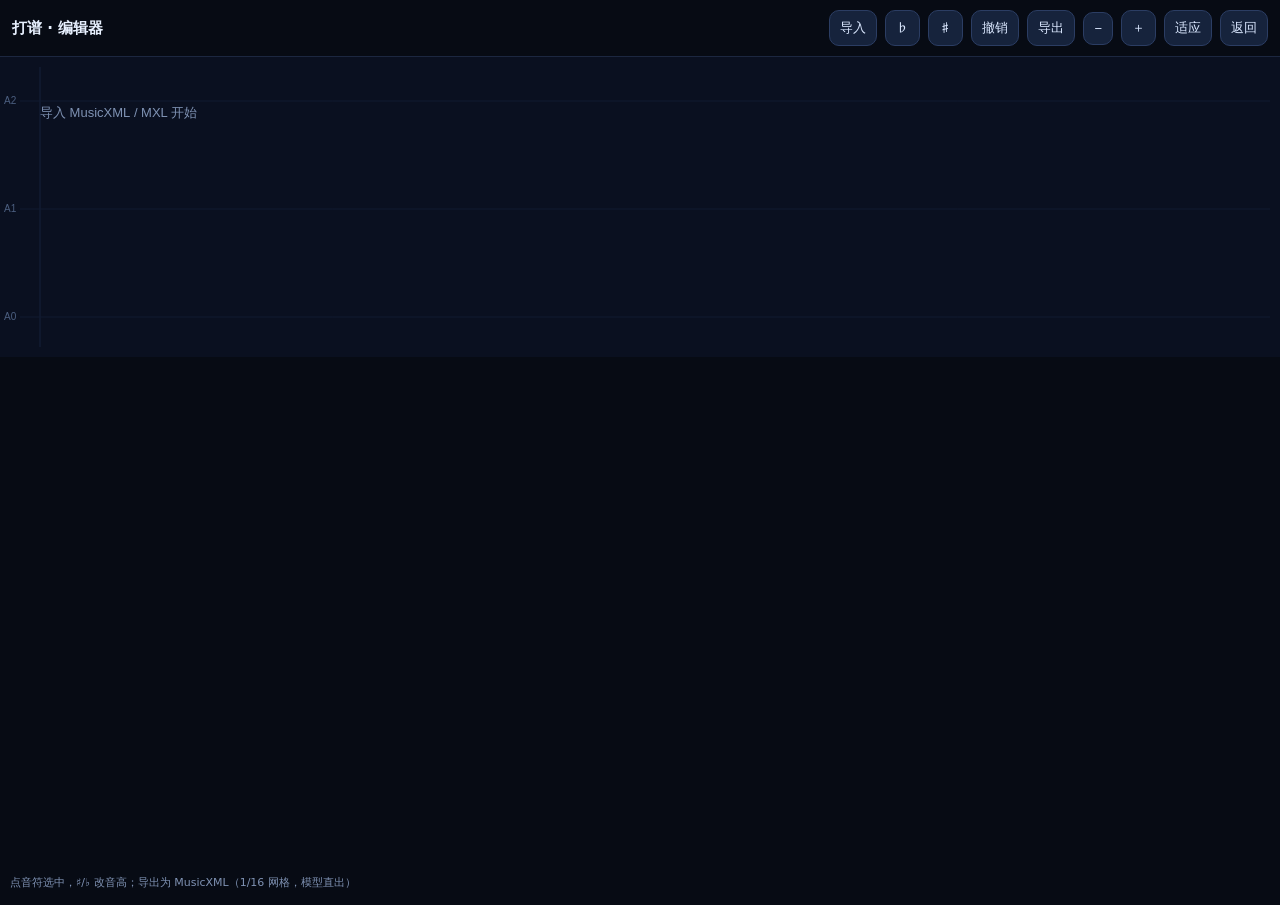
<file: app/assets/editor.html>
<!doctype html><html lang="zh-CN"><head><meta charset="utf-8">
<meta name="viewport" content="width=device-width,initial-scale=1,maximum-scale=1,user-scalable=no">
<title>打谱 · 编辑器</title>
<style>
body{margin:0;background:#070b14;color:#e8f1ff;font-family:system-ui,sans-serif}
header{display:flex;align-items:center;gap:8px;padding:10px 12px;border-bottom:1px solid #1c2740}
h1{font-size:15px;margin:0;flex:1}
button{background:#16233c;border:1px solid #2b3d63;color:#dbe8ff;border-radius:10px;padding:8px 10px;font-size:13px}
button:active{background:#233457}
#wrap{position:relative;height:calc(100vh - 52px);overflow:auto}
#stage{transform-origin:0 0}
canvas{display:block;background:#0a1020}
#tip{position:fixed;left:10px;bottom:10px;font-size:11px;color:#7f92b3}
</style></head><body>
<header>
  <h1>打谱 · 编辑器</h1>
  <button id="bImp">导入</button>
  <button id="bFlat">♭</button>
  <button id="bSharp">♯</button>
  <button id="bUndo">撤销</button>
  <button id="bSave">导出</button>
  <button id="bZoomOut">−</button><button id="bZoomIn">＋</button><button id="bFit">适应</button>
  <button onclick="location.href='index.html'">返回</button>
  <input id="file" type="file" accept=".xml,.musicxml,.mxl" style="display:none">
</header>
<div id="wrap"><div id="stage"><canvas id="cv"></canvas></div></div>
<div id="out" style="display:none;position:fixed;inset:0;background:rgba(2,4,10,.92);z-index:9;padding:12px;box-sizing:border-box"><div style="display:flex;gap:8px;margin-bottom:8px"><b style="flex:1">导出的 MusicXML</b><button id="bCopy">复制</button><button id="bCloseOut">关闭</button></div><textarea id="ta" style="width:100%;height:calc(100% - 44px);background:#0a1020;color:#cfe0ff;border:1px solid #22304d;border-radius:8px;padding:8px;font:12px monospace"></textarea></div>
<div id="tip">点音符选中，♯/♭ 改音高；导出为 MusicXML（1/16 网格，模型直出）</div>
<script src="musicxml.js"></script>
<script>
(function(){
  var cv=document.getElementById('cv'), ctx=cv.getContext('2d'), stage=document.getElementById('stage');
  var zoom=1; function applyZoom(){stage.style.transform='scale('+zoom+')';}
  var score=null, sel=null, undo=[], XPP=6, ROW=9, PAD=40, TICK=480;
  function midiName(m){var n=['C','C#','D','D#','E','F','F#','G','G#','A','A#','B'][m%12];return n+(Math.floor(m/12)-1);}
  function draw(){
    var w=Math.max(cv.parentElement.clientWidth,600);
    var notes=score?score.notes.filter(function(n){return !n.rest;}):[];
    var maxTick=1; notes.forEach(function(n){maxTick=Math.max(maxTick,n.tick+n.durTicks);});
    var h=Math.max(300, cv.parentElement.clientHeight);
    cv.width=w; cv.height=h; cv.style.width=w+'px'; cv.style.height=h+'px';
    ctx.clearRect(0,0,w,h); ctx.fillStyle='#0a1020'; ctx.fillRect(0,0,w,h);
    // grid
    ctx.strokeStyle='#14203a'; ctx.lineWidth=1;
    for(var t=0;t<=maxTick;t+=TICK*4){var x=PAD+t/maxTick*(w-PAD-10);ctx.beginPath();ctx.moveTo(x,10);ctx.lineTo(x,h-10);ctx.stroke();}
    for(var p=21;p<=108;p+=12){var y=h-PAD-(p-21)*ROW;ctx.strokeStyle='#101a30';ctx.beginPath();ctx.moveTo(PAD-20,y);ctx.lineTo(w-10,y);ctx.stroke();ctx.fillStyle='#4c5f80';ctx.font='10px sans-serif';ctx.fillText(midiName(p),4,y+3);}
    notes.forEach(function(n){
      var x=PAD+n.tick/maxTick*(w-PAD-10), y=h-PAD-(n.midi-21)*ROW, ww=Math.max(3,(n.durTicks/maxTick)*(w-PAD-10));
      ctx.fillStyle=(sel===n)?'#ffd166':(n.staff===2?'#5eb8ff':'#7ee0c0');
      ctx.fillRect(x,y-ROW+2,ww,ROW-3);
    });
    if(!score){ctx.fillStyle='#7f92b3';ctx.font='13px sans-serif';ctx.fillText('导入 MusicXML / MXL 开始',PAD,60);}
  }
  function hit(e){
    var r=cv.getBoundingClientRect(), mx=e.clientX-r.left, my=e.clientY-r.top;
    var notes=score?score.notes.filter(function(n){return !n.rest;}):[];
    var maxTick=1; notes.forEach(function(n){maxTick=Math.max(maxTick,n.tick+n.durTicks);});
    var h=cv.height;
    for(var i=0;i<notes.length;i++){var n=notes[i];
      var x=PAD+n.tick/maxTick*(cv.width-PAD-10), y=h-PAD-(n.midi-21)*ROW;
      if(mx>=x-2&&mx<=x+Math.max(6,(n.durTicks/maxTick)*(cv.width-PAD-10))&&my>=y-ROW&&my<=y){return n;}}
    return null;
  }
  cv.addEventListener('pointerdown',function(e){sel=hit(e);draw();});
  function shift(d){
    if(!sel)return;
    var grp=score.notes.filter(function(n){return !n.rest&&n.tick===sel.tick&&n.staff===sel.staff;});
    undo.push(grp.map(function(n){return {n:n,midi:n.midi};}));
    grp.forEach(function(n){n.midi+=d;n.alter=(n.alter||0)+d;});
    draw();
  }
  document.getElementById('bSharp').onclick=function(){shift(1);};
  document.getElementById('bFlat').onclick=function(){shift(-1);};
  document.getElementById('bUndo').onclick=function(){var u=undo.pop();if(u)u.forEach(function(o){o.n.midi=o.midi;});draw();};
  document.getElementById('bImp').onclick=function(){document.getElementById('file').click();};
  document.getElementById('file').onchange=function(e){
    var f=e.target.files[0]; if(!f)return; var rd=new FileReader();
    rd.onload=function(){var done=function(xml){try{score=MusicXML.parseXML(xml);sel=null;undo=[];draw();}catch(err){alert('解析失败：'+err.message);}};
      if(/\.mxl$/i.test(f.name)) MusicXML.unzipMXL(rd.result).then(done).catch(function(e){alert('解压失败：'+e.message);});
      else done(new TextDecoder('utf-8').decode(rd.result));};
    rd.readAsArrayBuffer(f);
  };
  document.getElementById('bSave').onclick=function(){
    if(!score){alert('先导入');return;}
    var notes=score.notes.filter(function(n){return !n.rest;});
    var div=TICK, out=['<?xml version="1.0" encoding="UTF-8"?>','<!DOCTYPE score-partwise PUBLIC "-//Recordare//DTD MusicXML 3.1 Partwise//EN" "http://www.musicxml.org/dtds/partwise.dtd">','<score-partwise version="3.1"><part-list><score-part id="P1"><part-name>Piano</part-name></score-part></part-list><part id="P1">'];
    var maxM=0;notes.forEach(function(n){maxM=Math.max(maxM,n.measure||0);});
    for(var m=0;m<=maxM;m++){
      out.push('<measure number="'+(m+1)+'">'+(m===0?'<attributes><divisions>'+div+'</divisions><key><fifths>0</fifths></key><time><beats>4</beats><beat-type>4</beat-type></time><clef><sign>G</sign><line>2</line></clef></attributes>':''));
      var mn=notes.filter(function(n){return (n.measure||0)===m;}).sort(function(a,b){return a.tick-b.tick;});
      var cur=0;
      mn.forEach(function(n){
        if(n.tick>cur) out.push('<forward><duration>'+(n.tick-cur)+'</duration></forward>');
        out.push('<note><pitch><step>'+['C','C','D','D','E','F','F','G','G','A','A','B'][n.midi%12]+'</step><alter>'+(n.midi%12===1||n.midi%12===3||n.midi%12===6||n.midi%12===8||n.midi%12===10?1:0)+'</alter><octave>'+(Math.floor(n.midi/12)-1)+'</octave></pitch><duration>'+Math.max(1,n.durTicks||div)+'</duration><voice>'+(n.voice||1)+'</voice><type>quarter</type><staff>'+(n.staff||1)+'</staff></note>');
        cur=n.tick+Math.max(1,n.durTicks||div);
      });
      out.push('</measure>');
    }
    out.push('</part></score-partwise>');
    var xml=out.join('\n');
    document.getElementById('ta').value=xml;
    document.getElementById('out').style.display='block';
    try{var blob=new Blob([xml],{type:'application/xml'}), a=document.createElement('a');a.href=URL.createObjectURL(blob);a.download='edited.musicxml';a.click();setTimeout(function(){URL.revokeObjectURL(a.href);},2000);}catch(e){}
  };
  function setZoom(z){zoom=Math.max(0.4,Math.min(4,z));applyZoom();}
  document.getElementById('bZoomIn').onclick=function(){setZoom(zoom*1.25);};
  document.getElementById('bZoomOut').onclick=function(){setZoom(zoom/1.25);};
  document.getElementById('bFit').onclick=function(){setZoom(1);};
  var pinch=null;
  cv.addEventListener('pointerdown',function(e){sel=hit(e);draw(); if(e.isPrimary) pinch=null;});
  stage.addEventListener('touchstart',function(e){if(e.touches.length===2){var dx=e.touches[0].clientX-e.touches[1].clientX,dy=e.touches[0].clientY-e.touches[1].clientY;pinch={d:Math.sqrt(dx*dx+dy*dy),z:zoom};e.preventDefault();}},{passive:false});
  stage.addEventListener('touchmove',function(e){if(pinch&&e.touches.length===2){var dx=e.touches[0].clientX-e.touches[1].clientX,dy=e.touches[0].clientY-e.touches[1].clientY;var d=Math.sqrt(dx*dx+dy*dy);setZoom(pinch.z*d/Math.max(1,pinch.d));e.preventDefault();}},{passive:false});
  stage.addEventListener('touchend',function(){pinch=null;});
  document.getElementById('bCloseOut').onclick=function(){document.getElementById('out').style.display='none';};
  document.getElementById('bCopy').onclick=function(){var ta=document.getElementById('ta');ta.select();try{document.execCommand('copy');}catch(e){}if(navigator.clipboard){navigator.clipboard.writeText(ta.value);}alert('已复制（若无效请在文本框内长按选择复制）');};
  window.addEventListener('resize',draw); draw();
})();
</script></body></html>
</file>
<file: app/assets/style.css>
:root {
  --accent: #4cc9f0;
  --accent2: #f72585;
  --gold: #ffd166;
  --gui-rgb: 14, 20, 38;
  --gui-a: 0.72;
  --glass: rgba(var(--gui-rgb), var(--gui-a));
  --stroke: rgba(255, 255, 255, 0.10);
  --text: #eef3ff;
  --muted: #8f9bb8;
}

* { box-sizing: border-box; -webkit-tap-highlight-color: transparent; }

html, body {
  margin: 0;
  padding: 0;
  height: 100%;
  overflow: hidden;
  background: #05070f;
  color: var(--text);
  font-family: "PingFang SC", "Noto Sans CJK SC", "Microsoft YaHei", system-ui, sans-serif;
  user-select: none;
  -webkit-user-select: none;
  touch-action: manipulation;
}

#stage {
  position: fixed;
  inset: 0;
  width: 100%;
  height: 100%;
  display: block;
}

#topbar {
  transition: opacity .25s ease, transform .25s ease;
}
#topbar.hide {
  opacity: 0;
  transform: translateY(-10px);
  pointer-events: none;
}
#topbar {
  position: fixed;
  top: 0;
  left: 0;
  right: 0;
  display: flex;
  align-items: center;
  justify-content: space-between;
  padding: calc(12px + env(safe-area-inset-top)) 14px 10px;
  z-index: 20;
  pointer-events: none;
}

.brand {
  display: flex;
  align-items: center;
  gap: 8px;
  font-size: 15px;
  font-weight: 600;
  letter-spacing: 0.5px;
  text-shadow: 0 2px 12px rgba(0, 0, 0, 0.8);
}

.brand .dot {
  width: 9px;
  height: 9px;
  border-radius: 50%;
  background: var(--accent);
  box-shadow: 0 0 10px var(--accent), 0 0 24px rgba(76, 201, 240, 0.6);
}

.actions { display: flex; gap: 8px; pointer-events: auto; margin-right: 50px; }

.chip {
  border: 1px solid var(--stroke);
  background: var(--glass);
  color: var(--text);
  font-size: 13px;
  padding: 9px 13px;
  border-radius: 999px;
  backdrop-filter: blur(12px);
  -webkit-backdrop-filter: blur(12px);
  box-shadow: 0 6px 20px rgba(0, 0, 0, 0.35);
}

.chip:active { transform: scale(0.96); background: rgba(76, 201, 240, 0.22); }

#hud {
  position: fixed;
  left: 16px;
  right: 16px;
  bottom: calc(150px + env(safe-area-inset-bottom));
  z-index: 15;
  pointer-events: none;
  text-shadow: 0 2px 14px rgba(0, 0, 0, 0.9);
}

#songTitle {
  font-size: 18px;
  font-weight: 700;
  margin-bottom: 3px;
  white-space: nowrap;
  overflow: hidden;
  text-overflow: ellipsis;
}

#songMeta { font-size: 12px; color: var(--muted); }

#toast {
  position: fixed;
  top: calc(64px + env(safe-area-inset-top));
  left: 50%;
  transform: translate(-50%, -12px);
  background: rgba(20, 26, 46, 0.94);
  border: 1px solid var(--stroke);
  color: var(--text);
  font-size: 13px;
  padding: 10px 16px;
  border-radius: 10px;
  opacity: 0;
  pointer-events: none;
  transition: opacity 0.25s, transform 0.25s;
  z-index: 50;
  max-width: 86vw;
  text-align: center;
}

#toast.show { opacity: 1; transform: translate(-50%, 0); }

#controls {
  position: fixed;
  left: 10px;
  right: 10px;
  bottom: calc(8px + env(safe-area-inset-bottom));
  z-index: 25;
  background: var(--glass);
  border: 1px solid var(--stroke);
  border-radius: 20px;
  padding: 12px 14px 10px;
  backdrop-filter: blur(18px);
  -webkit-backdrop-filter: blur(18px);
  box-shadow: 0 12px 40px rgba(0, 0, 0, 0.5);
}

.row { display: flex; align-items: center; gap: 12px; }
.row.main { margin-bottom: 6px; }

.play {
  width: 52px;
  height: 52px;
  flex: 0 0 52px;
  border-radius: 50%;
  border: none;
  background: linear-gradient(135deg, var(--accent), #3a86ff);
  color: #04121a;
  font-size: 20px;
  display: flex;
  align-items: center;
  justify-content: center;
  box-shadow: 0 6px 22px rgba(76, 201, 240, 0.45);
  padding-left: 3px;
}

.play:active { transform: scale(0.95); }
.play.playing { padding-left: 0; }

.progress-wrap { flex: 1; min-width: 0; }

input[type="range"] {
  -webkit-appearance: none;
  appearance: none;
  width: 100%;
  height: 22px;
  background: transparent;
  margin: 0;
}

input[type="range"]::-webkit-slider-runnable-track {
  height: 4px;
  border-radius: 999px;
  background: linear-gradient(90deg, var(--accent), var(--accent2));
  opacity: 0.9;
}

input[type="range"]::-webkit-slider-thumb {
  -webkit-appearance: none;
  width: 14px;
  height: 14px;
  border-radius: 50%;
  background: #fff;
  margin-top: -5px;
  box-shadow: 0 0 10px rgba(76, 201, 240, 0.9);
}

input[type="range"]:active::-webkit-slider-thumb { transform: scale(1.2); }

.time-row {
  display: flex;
  justify-content: space-between;
  font-size: 11px;
  color: var(--muted);
  margin-top: -2px;
  font-variant-numeric: tabular-nums;
}

.row.small { gap: 18px; padding-top: 4px; }

.slider-label {
  display: flex;
  align-items: center;
  gap: 8px;
  font-size: 11px;
  color: var(--muted);
  flex: 1;
  min-width: 0;
}

.slider-label input { flex: 1; min-width: 40px; }
.slider-label span { min-width: 30px; text-align: right; color: var(--text); font-variant-numeric: tabular-nums; }

@media (orientation: landscape) {
  #hud { bottom: calc(126px + env(safe-area-inset-bottom)); }
  #controls { left: 16%; right: 16%; }
}


/* 播放时自动隐藏控制条，露出琴键与粒子 */
#controls {
  transition: opacity .28s ease, transform .28s ease;
}
#controls.hide {
  opacity: 0;
  transform: translateY(14px);
  pointer-events: none;
}


/* 调式 / 踏板标签 */
#songTags { display: flex; gap: 6px; margin-top: 8px; align-items: center; }
.tag {
  font-size: 11px;
  line-height: 1;
  padding: 4px 9px;
  border-radius: 999px;
  background: rgba(255, 255, 255, 0.09);
  border: 1px solid rgba(255, 255, 255, 0.15);
  color: #d7e7ff;
  letter-spacing: 0.02em;
}
.tag.dim { opacity: 0.55; }
.pedal {
  color: #ffd166;
  border-color: rgba(255, 209, 102, 0.4);
  background: rgba(255, 209, 102, 0.08);
  transition: background .18s ease, color .18s ease, box-shadow .18s ease;
}
.pedal.active {
  color: #1a1300;
  background: #ffd166;
  border-color: #ffd166;
  box-shadow: 0 0 16px rgba(255, 209, 102, 0.7);
}
.pedal.hidden { display: none; }

/* ---- 外观设置弹层 ---- */
.chip.icon { min-width: 42px; padding-left: 0; padding-right: 0; font-size: 16px; text-align: center; }

.sheet-back {
  position: fixed; inset: 0; z-index: 40;
  background: rgba(2, 4, 10, 0.5);
  opacity: 1;
  transition: opacity 0.22s ease;
}
.sheet-back.hidden { opacity: 0; pointer-events: none; }

.sheet {
  position: fixed; left: 0; right: 0; bottom: 0; z-index: 41;
  max-height: 84vh;
  overflow-y: auto;
  -webkit-overflow-scrolling: touch;
  padding: 8px 18px calc(20px + env(safe-area-inset-bottom));
  background: linear-gradient(180deg, rgba(18, 23, 42, 0.98), rgba(10, 13, 26, 0.99));
  border-top: 1px solid rgba(120, 180, 255, 0.18);
  border-radius: 24px 24px 0 0;
  box-shadow: 0 -18px 60px rgba(0, 0, 0, 0.55);
  transform: translateY(0);
  transition: transform 0.26s ease;
}
.sheet.hidden { transform: translateY(105%); pointer-events: none; }

.sheet .handle {
  width: 40px; height: 4px; margin: 2px auto 12px;
  border-radius: 3px; background: rgba(255, 255, 255, 0.22);
}
.sheet-head {
  display: flex; align-items: center; justify-content: space-between;
  margin-bottom: 4px;
}
.sheet-head h2 { margin: 0; font-size: 17px; font-weight: 650; color: #eaf2ff; letter-spacing: 0.02em; }
.sheet-close { border: 0; background: none; color: #93a6c6; font-size: 15px; padding: 6px 8px; }
.sheet-label { margin: 14px 0 9px; font-size: 12px; color: #8ea1c1; letter-spacing: 0.08em; }
.opt-row { display: flex; flex-wrap: wrap; gap: 8px; }
.opt {
  border: 1px solid rgba(255, 255, 255, 0.1);
  background: rgba(255, 255, 255, 0.06);
  color: #dbe6fb; font-size: 13px; padding: 8px 15px; border-radius: 999px;
}
.opt:active { transform: scale(0.97); }
.opt.active {
  color: #fff;
  border-color: rgba(110, 220, 255, 0.65);
  background: linear-gradient(135deg, rgba(76, 201, 240, 0.32), rgba(255, 94, 177, 0.3));
  box-shadow: 0 0 18px rgba(76, 201, 240, 0.25);
}


/* 始终可见的半透明设置键（顶栏隐藏后仍可打开外观面板） */
.look-fab {
  position: fixed;
  top: calc(12px + env(safe-area-inset-top));
  right: 14px;
  z-index: 30;
  opacity: 0.55;
  transition: opacity .2s ease;
}
.look-fab:active { opacity: 1; }

/* ---- v1.6：右侧播放器侧栏 ---- */
#controls {
  left: auto;
  right: 10px;
  top: 50%;
  bottom: auto;
  width: 168px;
  transform: translateY(-50%);
  display: flex;
  flex-direction: column;
  gap: 8px;
  padding: 12px;
  border-radius: 20px;
}
#controls .row.main { flex-direction: column; align-items: stretch; margin-bottom: 0; }
#controls .row.main .play { align-self: center; width: 46px; height: 46px; flex: 0 0 46px; font-size: 18px; }
#controls .row.small { flex-direction: column; gap: 6px; }
#controls .slider-label { display: flex; align-items: center; gap: 6px; font-size: 11px; }
#controls .slider-label input { flex: 1; min-width: 0; }
#controls .time-row { font-size: 11px; }
#controls.hide { opacity: 0; transform: translate(118%, -50%); pointer-events: none; }

.side-tab {
  position: fixed;
  right: 0;
  top: 50%;
  transform: translateY(-50%);
  z-index: 24;
  width: 26px;
  height: 58px;
  border-radius: 10px 0 0 10px;
  border: 1px solid var(--stroke);
  border-right: none;
  background: var(--glass);
  color: var(--text);
  font-size: 13px;
  opacity: 0;
  pointer-events: none;
  transition: opacity .2s ease;
}
.side-tab.show { opacity: .8; pointer-events: auto; }

/* 设置分区标题 */
.sheet-sec {
  margin: 14px 0 2px;
  font-size: 12px;
  letter-spacing: .12em;
  color: var(--accent);
  opacity: .9;
}
.sheet-sec:first-of-type { margin-top: 4px; }

/* 全屏模式：贴边不留安全区（刘海屏由系统裁剪） */
body.full #topbar { padding-top: 10px; }

/* 横屏时侧栏更窄 */
@media (orientation: landscape) {
  #controls { width: 150px; }
}


/* 氛围数量滑条 */
.sub { font-size: 11px; color: var(--text-dim, #8fa3c8); margin-left: 6px; }
.amb-range {
  width: 100%;
  margin: 2px 0 12px;
  accent-color: #ff9dbd;
  height: 22px;
}

/* ---------------- 开始界面 ---------------- */
.home {
  position: fixed; inset: 0; z-index: 30;
  display: flex; align-items: center; justify-content: center;
  padding: 24px;
  background:
    radial-gradient(120% 80% at 50% -10%, rgba(30, 60, 140, 0.55), transparent 60%),
    radial-gradient(90% 70% at 100% 110%, rgba(90, 30, 120, 0.35), transparent 70%),
    linear-gradient(180deg, #05070f 0%, #070b18 55%, #04060d 100%);
  overflow: hidden;
  transition: opacity .38s ease, transform .38s ease;
}
.home.hidden { opacity: 0; pointer-events: none; transform: scale(1.04); }
.home-aurora {
  position: absolute; border-radius: 50%; opacity: .55;
  animation: drift 14s ease-in-out infinite alternate;
}
.home-aurora.a1 { width: 70vw; height: 70vw; left: -25vw; top: -20vh; background: radial-gradient(circle, rgba(27,107,255,.55), rgba(27,107,255,0) 68%); }
.home-aurora.a2 { width: 55vw; height: 55vw; right: -20vw; top: 10vh; background: radial-gradient(circle, rgba(138,43,226,.5), rgba(138,43,226,0) 68%); animation-duration: 18s; }
.home-aurora.a3 { width: 60vw; height: 60vw; left: 10vw; bottom: -30vh; background: radial-gradient(circle, rgba(255,77,141,.42), rgba(255,77,141,0) 68%); opacity: .34; animation-duration: 22s; }
.home-inner { position: relative; z-index: 2; width: min(440px, 92vw); text-align: center; }
.home-kicker { letter-spacing: .42em; font-size: 10px; color: #8fc0ff; opacity: .85; }
.home-title {
  margin: 12px 0 8px; font-size: 46px; letter-spacing: .08em; font-weight: 800;
  background: linear-gradient(180deg, #ffffff 10%, #a9ccff 70%, #6ea2ff 100%);
  -webkit-background-clip: text; background-clip: text; color: transparent;
  filter: drop-shadow(0 8px 28px rgba(80, 150, 255, .35));
}
.home-sub { margin: 0 0 26px; font-size: 13px; color: var(--muted); letter-spacing: .04em; }
.home-actions { display: flex; flex-direction: column; gap: 10px; }
.home-btn {
  display: flex; align-items: center; gap: 14px; text-align: left;
  padding: 13px 16px; border-radius: 18px;
  border: 1px solid rgba(140, 180, 255, .16);
  background: linear-gradient(160deg, rgba(26, 34, 58, .85), rgba(10, 14, 28, .92));
  color: var(--text);
  box-shadow: 0 12px 30px rgba(0, 0, 0, .35), inset 0 1px 0 rgba(255, 255, 255, .06);
  transition: transform .14s ease, border-color .2s ease;
  opacity: 1; animation: riseUp .5s ease both;
}
.home-btn:nth-child(1) { animation-delay: .08s; }
.home-btn:nth-child(2) { animation-delay: .16s; }
.home-btn:nth-child(3) { animation-delay: .24s; }
.home-btn:nth-child(4) { animation-delay: .32s; }
.home-btn.primary {
  border-color: rgba(120, 180, 255, .5);
  background: linear-gradient(160deg, rgba(44, 92, 190, .92), rgba(14, 24, 60, .96));
  box-shadow: 0 16px 42px rgba(40, 110, 255, .35), inset 0 1px 0 rgba(255, 255, 255, .16);
}
.home-btn.ghost { background: rgba(255, 255, 255, .03); border-color: rgba(140, 180, 255, .1); }
.home-btn:active { transform: scale(.984); }
.hb-ico {
  flex: none; width: 40px; height: 40px; border-radius: 13px;
  display: grid; place-items: center; font-size: 16px;
  background: rgba(255, 255, 255, .06); border: 1px solid rgba(255, 255, 255, .08);
}
.hb-txt b { display: block; font-size: 15px; font-weight: 650; letter-spacing: .02em; }
.hb-txt em { display: block; font-style: normal; font-size: 11px; color: var(--muted); margin-top: 3px; }
.home-foot { margin-top: 24px; font-size: 10px; letter-spacing: .34em; color: rgba(150, 180, 230, .4); }
.home-notes { position: absolute; inset: 0; pointer-events: none; }
.home-notes span {
  position: absolute; font-size: 18px; color: rgba(130, 185, 255, .16);
  animation: floatNote linear infinite;
}
.home-notes span:nth-child(1) { left: 8%; top: 105%; animation-duration: 16s; animation-delay: -2s; }
.home-notes span:nth-child(2) { left: 26%; top: 112%; animation-duration: 21s; animation-delay: -9s; font-size: 13px; }
.home-notes span:nth-child(3) { left: 47%; top: 108%; animation-duration: 18s; animation-delay: -5s; }
.home-notes span:nth-child(4) { left: 68%; top: 114%; animation-duration: 24s; animation-delay: -14s; font-size: 22px; }
.home-notes span:nth-child(5) { left: 84%; top: 106%; animation-duration: 19s; animation-delay: -7s; }
.home-notes span:nth-child(6) { left: 92%; top: 118%; animation-duration: 26s; animation-delay: -18s; }

/* ---------------- 设置分区 ---------------- */
.sheet-tabs {
  display: flex; gap: 7px; position: sticky; top: 0; z-index: 3;
  padding: 8px 0 10px; margin-bottom: 4px;
  background: linear-gradient(180deg, rgba(14, 18, 34, .98) 70%, rgba(14, 18, 34, 0));
}
.tab {
  flex: 1; padding: 9px 0; border-radius: 12px;
  border: 1px solid var(--stroke); background: rgba(255, 255, 255, .04);
  color: var(--muted); font-size: 12px; letter-spacing: .02em;
  transition: all .18s ease;
}
.tab.active {
  color: #fff; border-color: rgba(120, 180, 255, .55);
  background: linear-gradient(160deg, rgba(70, 130, 255, .38), rgba(30, 60, 140, .34));
  box-shadow: 0 6px 18px rgba(40, 100, 255, .25);
}
.sheet-pane { display: none; padding-top: 4px; }
.sheet-pane.active { display: block; }
.swatch-row .opt { display: flex; align-items: center; gap: 7px; }
.swatch i {
  width: 14px; height: 14px; border-radius: 50%;
  background: linear-gradient(180deg, var(--c1), var(--c2));
  box-shadow: 0 0 8px var(--c2);
}
.free-hint {
  position: fixed; left: 50%; transform: translateX(-50%);
  bottom: calc(16px + env(safe-area-inset-bottom));
  z-index: 26; padding: 8px 14px; border-radius: 999px;
  background: rgba(10, 16, 32, .72); border: 1px solid var(--stroke);
  color: var(--muted); font-size: 11px; letter-spacing: .06em;
  transition: opacity .3s ease;
}
.free-hint.hidden { opacity: 0; pointer-events: none; }

@keyframes drift {
  from { transform: translate3d(0, 0, 0) scale(1); }
  to { transform: translate3d(4vw, -3vh, 0) scale(1.12); }
}
@keyframes floatNote {
  0% { transform: translateY(0) rotate(0deg); opacity: 0; }
  10% { opacity: .8; }
  90% { opacity: .25; }
  100% { transform: translateY(-120vh) rotate(28deg); opacity: 0; }
}
@keyframes riseUp {
  from { transform: translateY(14px); }
  to { transform: translateY(0); }
}
@keyframes riseIn {
  from { opacity: 0; transform: translateY(14px); }
  to { opacity: 1; transform: translateY(0); }
}

canvas, #stage { touch-action: none; -webkit-user-select: none; user-select: none; }
.debug-box {
  position: fixed; left: 12px; top: calc(64px + env(safe-area-inset-top));
  z-index: 35; padding: 8px 10px; border-radius: 10px;
  background: rgba(4, 8, 18, .72); border: 1px solid rgba(120, 180, 255, .18);
  color: #9fd2ff; font: 11px/1.5 ui-monospace, Menlo, monospace;
  white-space: pre; pointer-events: none;
}
.debug-box.hidden { display: none; }

.opt-row.scroll { flex-wrap: nowrap; overflow-x: auto; padding-bottom: 6px; scrollbar-width: none; }
.opt-row.scroll::-webkit-scrollbar { display: none; }

/* 乐谱与自由弹奏提示 */
.free-hint { display: flex; align-items: center; gap: 8px; }
.fh-x { background: none; border: 0; color: #cfe3ff; font-size: 13px; line-height: 1; padding: 4px 6px; opacity: .75; }
.fh-x:active { opacity: 1; }
.sheet-sep { height: 1px; background: rgba(140,180,255,.12); margin: 12px 0 4px; }

/* 使用教学 */
.tut { position: fixed; inset: 0; z-index: 45; display: flex; align-items: center; justify-content: center; padding: 20px;
  background: #05070f; opacity: 1; }
.tut.hidden { opacity: 0; pointer-events: none; }
.tut-card { width: min(460px, 94vw); background: linear-gradient(165deg, rgba(24,31,52,.98), rgba(10,14,26,.99));
  border: 1px solid rgba(140,180,255,.18); border-radius: 22px; padding: 18px 18px 16px;
  box-shadow: 0 24px 70px rgba(0,0,0,.6); }
.tut-head { display: flex; justify-content: space-between; align-items: center; color: var(--muted); font-size: 12px; }
.tut-head button { width: 30px; height: 30px; border-radius: 50%; border: 1px solid var(--stroke); background: transparent; color: var(--muted); font-size: 13px; }
.tut-card h2 { margin: 10px 0 8px; font-size: 20px; }
.tut-body { font-size: 13px; line-height: 1.75; color: #c9d6ee; min-height: 76px; }
.tut-body ul { margin: 6px 0 0 18px; padding: 0; }
.tut-body li { margin: 3px 0; }
.tut-actions { display: flex; flex-wrap: wrap; gap: 8px; margin-top: 12px; }
.tut-actions .opt { flex: 0 0 auto; }
.tut-nav { display: flex; justify-content: space-between; gap: 10px; margin-top: 16px; }
.tut-nav .opt { min-width: 96px; }

.hb-txt { display: flex; flex-direction: column; gap: 3px; text-align: left; }
.hb-txt strong { font-size: 15px; font-weight: 600; }
.hb-txt small { font-size: 11.5px; color: var(--muted); font-weight: 400; }

body.tut-on #stage { visibility: hidden; }

@media (orientation: landscape) and (max-height: 620px) {
  .home { padding: 10px 24px; }
  .home-inner { width: min(560px, 72vw); }
  .home-kicker { font-size: 9px; letter-spacing: .34em; }
  .home-title { font-size: 34px; margin: 6px 0 4px; }
  .home-sub { font-size: 12px; margin-bottom: 12px; }
  .home-actions { gap: 7px; }
  .home-btn { padding: 9px 14px; border-radius: 15px; }
  .home-foot { margin-top: 10px; }
}

/* 顶栏收起 */
#topbar { transition: opacity .22s ease, transform .22s ease; }
#topbar.top-hidden { opacity: 0; transform: translateY(-12px); pointer-events: none; }
.top-open { position: fixed; left: 10px; top: calc(10px + env(safe-area-inset-top)); z-index: 35; display: none; }
.top-open.show { display: inline-flex; }
/* 首页左侧文件入口 */
.home-side { position: absolute; left: 14px; top: 50%; transform: translateY(-50%); display: flex; flex-direction: column; gap: 10px; z-index: 3; }
.side-btn { width: 58px; padding: 10px 6px; border-radius: 16px; border: 1px solid rgba(140,180,255,.18);
  background: rgba(16,22,40,.72); color: #cfe0ff; display: flex; flex-direction: column; align-items: center; gap: 4px; font-size: 11px; }
.side-btn b { font-size: 17px; }
.side-btn:active { transform: scale(.96); }
/* 文件库 */
.lib { position: fixed; inset: 0; z-index: 46; display: flex; align-items: center; justify-content: center; padding: 18px; background: #05070f; }
.lib.hidden { display: none; }
.lib-card { width: min(460px, 94vw); max-height: 78vh; display: flex; flex-direction: column; background: linear-gradient(165deg, rgba(24,31,52,.99), rgba(10,14,26,.99));
  border: 1px solid rgba(140,180,255,.18); border-radius: 20px; padding: 16px; box-shadow: 0 24px 70px rgba(0,0,0,.6); }
.lib-head { display: flex; justify-content: space-between; align-items: center; }
.lib-head h2 { margin: 0; font-size: 19px; }
.lib-head button { width: 30px; height: 30px; border-radius: 50%; border: 1px solid var(--stroke); background: transparent; color: var(--muted); }
.lib-sub { margin: 8px 0 10px; font-size: 12px; color: var(--muted); line-height: 1.6; }
.lib-list { overflow-y: auto; display: flex; flex-direction: column; gap: 8px; min-height: 60px; }
.lib-item { text-align: left; padding: 10px 12px; border-radius: 12px; border: 1px solid rgba(140,180,255,.14); background: rgba(20,27,46,.8); color: var(--text); }
.lib-item small { display: block; color: var(--muted); font-size: 11px; margin-top: 3px; }
.lib-empty { color: var(--muted); font-size: 12px; text-align: center; padding: 18px 0; }
.lib-actions { display: flex; gap: 8px; margin-top: 12px; }

/* 首页左侧文件入口留白 */
.home { padding-left: 84px; padding-right: 14px; }
@media (orientation: landscape) and (max-height: 620px) { .home { padding-left: 84px; } }

/* 收起后 ‹ 位于设置键左侧，并真正屏蔽隐藏按钮 */
.top-open { left: auto; right: 62px; top: calc(10px + env(safe-area-inset-top)); }
#topbar.top-hidden { visibility: hidden; }
#topbar.top-hidden .actions { pointer-events: none; }

.lib-item { position: relative; padding-right: 40px; }
.lib-del { position: absolute; right: 10px; top: 50%; transform: translateY(-50%); width: 24px; height: 24px; display: flex; align-items: center; justify-content: center; border-radius: 50%; color: var(--muted); background: rgba(255,255,255,.06); font-size: 12px; }
.lib-del:active { background: rgba(255,90,100,.25); color: #ffb3b3; }

.top-open { right: 58px; top: calc(12px + env(safe-area-inset-top)); padding: 0; align-items: center; justify-content: center; font-size: 18px; line-height: 1; }

#sheet .amb-range { width: 52%; }

/* ---- settings tidy + gui theming ---- */
.sheet-label { margin: 16px 0 8px; padding-left: 9px; border-left: 3px solid var(--accent); font-size: 12.5px; letter-spacing: .02em; color: #bcd0ee; }
.opt-row { display: grid; grid-template-columns: repeat(auto-fill, minmax(76px, 1fr)); gap: 8px; }
.opt-row.scroll { display: flex; flex-wrap: nowrap; overflow-x: auto; gap: 8px; padding-bottom: 4px; }
.opt { padding: 10px 6px; border-radius: 12px; border: 1px solid rgba(140, 180, 255, .14); background: rgba(255, 255, 255, .035); font-size: 12.5px; }
.opt.active { background: linear-gradient(150deg, rgba(76,201,240,.26), rgba(247,37,133,.18)); border-color: rgba(120,200,255,.5); box-shadow: 0 0 0 1px rgba(120,200,255,.18) inset; }
#sheet { border: 1px solid rgba(120,170,255,.18); }
.sheet-tab, .tab { border-radius: 10px; }
#controls, #sheet {
  background: rgba(var(--gui-rgb), var(--gui-a));
  -webkit-backdrop-filter: blur(22px) saturate(1.25);
  backdrop-filter: blur(22px) saturate(1.25);
}
.home-inner {
  background: rgba(var(--gui-rgb), calc(var(--gui-a) * 0.62));
  -webkit-backdrop-filter: blur(18px) saturate(1.2);
  backdrop-filter: blur(18px) saturate(1.2);
}
/* home polish */
.home-inner { padding: 26px 22px; border-radius: 26px; background: linear-gradient(180deg, rgba(var(--gui-rgb), .42), rgba(var(--gui-rgb), .18)); border: 1px solid rgba(140,180,255,.14); box-shadow: 0 30px 90px rgba(0,0,0,.45); }
.home-title { font-size: 50px; }
.home-sub { margin-bottom: 22px; }
.home-btn { padding: 14px 16px; border-radius: 16px; }
.home-btn .hb-ico { background: rgba(255,255,255,.06); }

.bpm-bubble { position: fixed; left: 14px; top: 46%; z-index: 28; padding: 10px 14px; border-radius: 14px; font-size: 13px; color: #fff;
  background: linear-gradient(140deg, rgba(76,201,240,.38), rgba(247,37,133,.30)); border: 1px solid rgba(255,255,255,.28);
  -webkit-backdrop-filter: blur(12px); backdrop-filter: blur(12px); transition: opacity .35s ease, transform .35s ease; pointer-events: none; }
.bpm-bubble.hidden { opacity: 0; transform: translateX(-10px); }
body.chrome-off #btnLook, body.chrome-off #topOpen, body.chrome-off #controls, body.chrome-off #sideTab { opacity: 0 !important; pointer-events: none !important; }

/* section boxes */
.sec-box { border: 1px solid rgba(120,170,255,.18); border-radius: 14px; padding: 10px 12px 12px; margin: 10px 0; background: rgba(255,255,255,.02); }
.sec-box > .sec-head { font-size: 12px; color: #9fc4ff; letter-spacing: .04em; margin-bottom: 8px; display: flex; align-items: center; gap: 6px; }
.sec-box > .sec-head::before { content: ''; width: 6px; height: 6px; border-radius: 2px; background: var(--accent); display: inline-block; }
/* recording intro */
#recBlack { position: fixed; inset: 0; background: rgba(0,0,0,.78); z-index: 90; opacity: 0; pointer-events: none; transition: opacity .9s ease; }
#recBlack.show { opacity: 1; }
#recBlack.fadeout { opacity: 0; }
#recTitleWrap { position: fixed; left: 0; right: 0; top: 42%; z-index: 91; display: none; flex-direction: column; align-items: center; gap: 10px; pointer-events: none; }
#recTitleWrap.show { display: flex; }
.rt-line { height: 2px; width: 62%; background: linear-gradient(90deg, transparent, rgba(160,210,255,.9), transparent); }
#recTitle { font-size: 30px; font-weight: 700; color: #eaf4ff; letter-spacing: .08em; text-shadow: 0 0 24px rgba(90,170,255,.55); }
#recTitle.classic { animation: rtClassic 3s ease forwards; }
#recTitle.fade { animation: rtFade 3s ease forwards; }
#recTitle.scale { animation: rtScale 3s ease forwards; }
@keyframes rtClassic { 0% { transform: translateX(60vw); opacity: 0 } 18% { transform: translateX(0); opacity: 1 } 55% { transform: translateX(0); opacity: 1 } 100% { transform: translateX(-60vw); opacity: 0 } }
@keyframes rtFade { 0% { opacity: 0; transform: translateY(10px) } 25% { opacity: 1; transform: none } 70% { opacity: 1 } 100% { opacity: 0 } }
@keyframes rtScale { 0% { opacity: 0; transform: scale(.7) } 25% { opacity: 1; transform: scale(1) } 70% { opacity: 1 } 100% { opacity: 0; transform: scale(1.15) } }

/* title fx */
  background: radial-gradient(ellipse at center, rgba(255,120,30,.55), rgba(255,60,0,.18) 55%, transparent 75%); filter: blur(8px);
  animation: fxFlame 1.1s ease-in-out infinite alternate; }
@keyframes fxFlame { from { transform: scaleY(.85) translateY(4px); opacity: .65; } to { transform: scaleY(1.15) translateY(-4px); opacity: 1; } }
#recTitleWrap[data-fx="neon"] #recTitle { animation: rtClassic 3s ease forwards, fxNeon 1.2s ease-in-out infinite alternate; }
@keyframes fxNeon { from { text-shadow: 0 0 10px #4cc9f0, 0 0 24px #f72585; } to { text-shadow: 0 0 22px #4cc9f0, 0 0 46px #f72585; } }
#recTitleWrap[data-fx="ink"]::before { content: ''; position: absolute; width: 40vw; height: 40vw; border-radius: 50%;
  background: radial-gradient(circle, rgba(220,235,255,.28), rgba(120,160,220,.12) 45%, transparent 70%); filter: blur(10px);
  animation: fxInk 3s ease-out forwards; }
@keyframes fxInk { from { transform: scale(.5); opacity: 0; } 30% { opacity: 1; } to { transform: scale(1.6); opacity: .2; } }

#recTitleWrap { position: fixed; }
.rt-fx { position: fixed; inset: 0; width: 100vw; height: 100vh; pointer-events: none; z-index: 90; }
#recTitle.fx-prism { background: linear-gradient(120deg,#bff4ff,#ff9ad5 45%,#ffe08a 70%,#bff4ff); -webkit-background-clip: text; background-clip: text; color: transparent !important; filter: drop-shadow(0 0 18px rgba(140,220,255,.55)); }
#recTitle.fx-neon { text-shadow: 0 0 12px #4cc9f0, 0 0 30px #f72585, 0 0 60px #4cc9f0; }
.rt-ghost { position: absolute; left: 50%; top: 50%; transform: translate(-50%,-50%); font-size: 30px; font-weight: 700; letter-spacing: .08em; white-space: nowrap; pointer-events: none; opacity: 0; filter: blur(1.6px); z-index: -1; }
</file>
